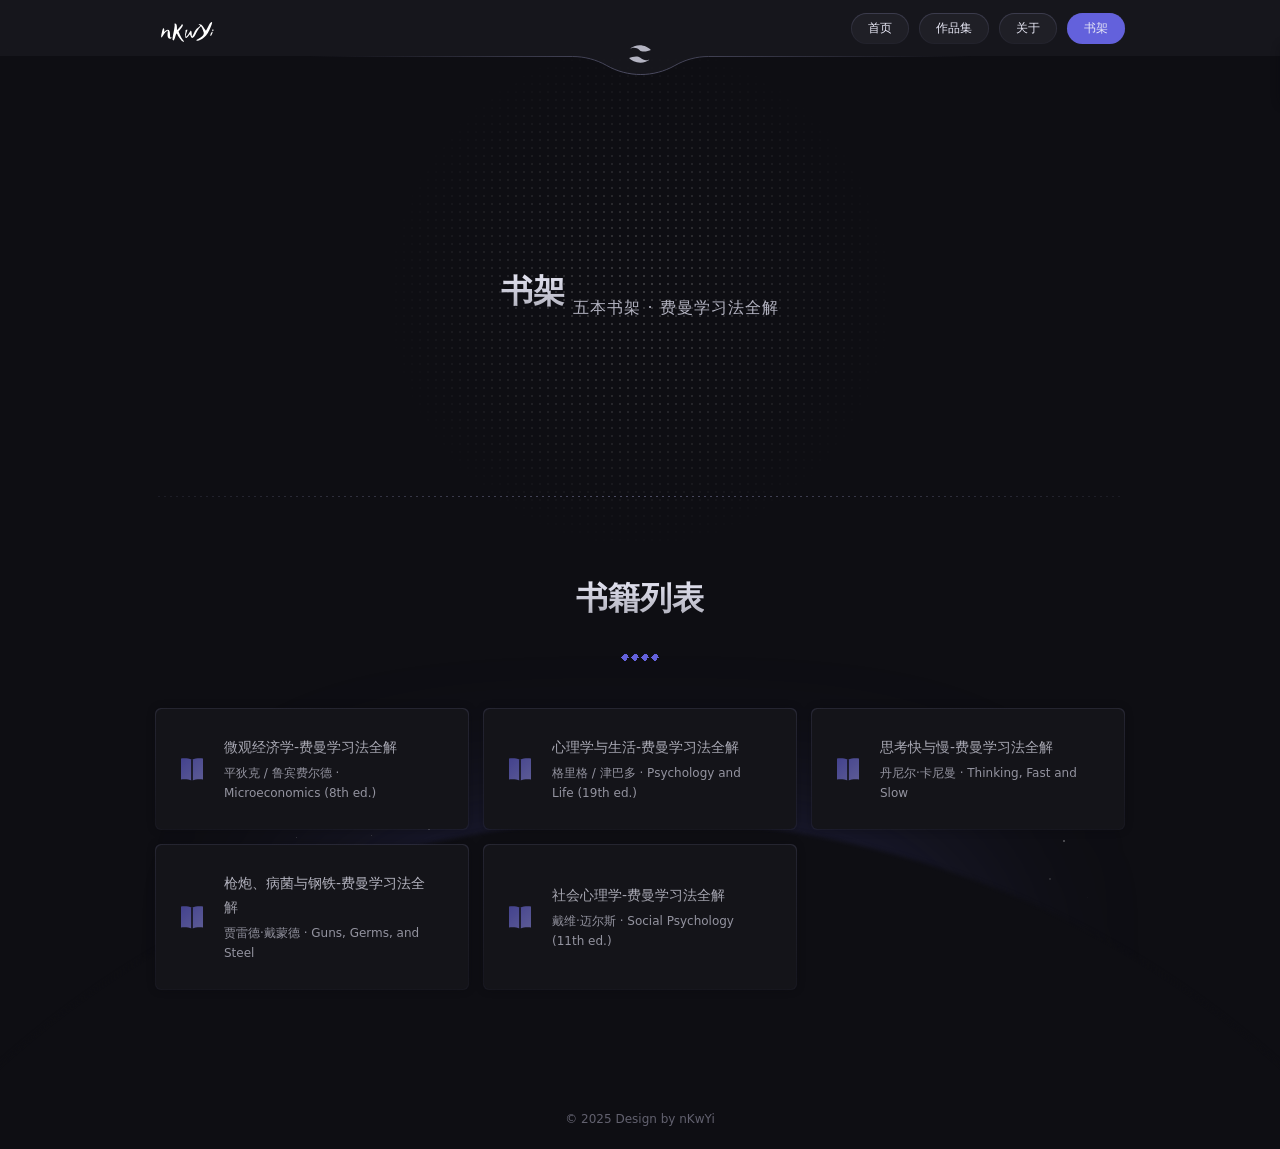
<file: bookshelf/index.html>
<!DOCTYPE html>
<html lang="zh-CN" style="color-scheme: dark;">
<head>
    <meta charset="UTF-8">
    <meta name="viewport" content="width=device-width, initial-scale=1.0">
    <title>书架 - Asorn</title>
    <link rel="stylesheet" href="../css/style.min.css">
    <link rel="shortcut icon" href="../assets/public/favicon.svg"/>
</head>
<body>
    <canvas class="fireworks"></canvas>
    <div class="head">
        <div class="main">
            <a href="../index.html" class="logo"><img src="../assets/public/nK logo.svg"></a>
            <div class="menu">
                <li class="magical btn" onclick="window.location.href='../index.html'">首页</li>
                <li class="magical btn" onclick="window.location.href='../work.html'">作品集</li>
                <li class="magical btn" onclick="window.location.href='../about.html'">关于</li>
                <li class="magical btn nav" onclick="window.location.href='./index.html'">书架</li>
            </div>
            <div class="menu" id="menu-expand">
                <li class="magical btn skin" id="menu-expand-child"><i class="icon menu-icon"></i></li>
            </div>
            <div id="menu-panel">
                <div class="menu-panel-content">
                    <li class="magical btn" onclick="window.location.href='../index.html'">首页</li>
                    <li class="magical btn" onclick="window.location.href='../work.html'">作品集</li>
                    <li class="magical btn" onclick="window.location.href='../about.html'">关于</li>
                    <li class="magical btn nav" onclick="window.location.href='./index.html'">书架</li>
                </div>
            </div>
        </div>
        <blockquote><img src="../assets/public/logo.svg"></blockquote>
    </div>
    <div class="index">
        <div class="hello">
            <div class="title">
                <div class="title-hi">书架</div>
                <div class="hello-desc">五本书架 · 费曼学习法全解</div>
            </div>
        </div>
        <div class="content-divider"></div>
        <div class="quickly-link">
            <div class="title-hi">书籍列表</div>
            <div class="loader"></div>
            <div class="link-card">
                <div class="link-card-list">
                    <div class="magical link-card-item">
                        <a href="./books/微观经济学-费曼学习法全解.html">
                            <img src="../assets/index/书架.svg" alt="">
                            <div class="info">
                                <div class="info-title">微观经济学-费曼学习法全解</div>
                                <div class="info-desc">平狄克 / 鲁宾费尔德 · Microeconomics (8th ed.)</div>
                            </div>
                            <div class="icon icon-arrow">
                                <svg xmlns="http://www.w3.org/2000/svg" width="14" height="14" viewBox="0 0 14 14" fill="none">
                                    <path d="M10.55 7.58332H1.16663V6.41665H10.55L7.75415 3.62082L8.5791 2.79587L12.1645 6.3813C12.5062 6.72299 12.5062 7.27701 12.1645 7.61873L8.5791 11.2042L7.75415 10.3792L10.55 7.58332Z" fill="#B3B3C1"></path>
                                </svg>
                            </div>
                        </a>
                    </div>
                    <div class="magical link-card-item">
                        <a href="./books/心理学与生活-费曼学习法全解.html">
                            <img src="../assets/index/书架.svg" alt="">
                            <div class="info">
                                <div class="info-title">心理学与生活-费曼学习法全解</div>
                                <div class="info-desc">格里格 / 津巴多 · Psychology and Life (19th ed.)</div>
                            </div>
                            <div class="icon icon-arrow">
                                <svg xmlns="http://www.w3.org/2000/svg" width="14" height="14" viewBox="0 0 14 14" fill="none">
                                    <path d="M10.55 7.58332H1.16663V6.41665H10.55L7.75415 3.62082L8.5791 2.79587L12.1645 6.3813C12.5062 6.72299 12.5062 7.27701 12.1645 7.61873L8.5791 11.2042L7.75415 10.3792L10.55 7.58332Z" fill="#B3B3C1"></path>
                                </svg>
                            </div>
                        </a>
                    </div>
                    <div class="magical link-card-item">
                        <a href="./books/思考快与慢-费曼学习法全解.html">
                            <img src="../assets/index/书架.svg" alt="">
                            <div class="info">
                                <div class="info-title">思考快与慢-费曼学习法全解</div>
                                <div class="info-desc">丹尼尔·卡尼曼 · Thinking, Fast and Slow</div>
                            </div>
                            <div class="icon icon-arrow">
                                <svg xmlns="http://www.w3.org/2000/svg" width="14" height="14" viewBox="0 0 14 14" fill="none">
                                    <path d="M10.55 7.58332H1.16663V6.41665H10.55L7.75415 3.62082L8.5791 2.79587L12.1645 6.3813C12.5062 6.72299 12.5062 7.27701 12.1645 7.61873L8.5791 11.2042L7.75415 10.3792L10.55 7.58332Z" fill="#B3B3C1"></path>
                                </svg>
                            </div>
                        </a>
                    </div>
                    <div class="magical link-card-item">
                        <a href="./books/枪炮、病菌与钢铁-费曼学习法全解.html">
                            <img src="../assets/index/书架.svg" alt="">
                            <div class="info">
                                <div class="info-title">枪炮、病菌与钢铁-费曼学习法全解</div>
                                <div class="info-desc">贾雷德·戴蒙德 · Guns, Germs, and Steel</div>
                            </div>
                            <div class="icon icon-arrow">
                                <svg xmlns="http://www.w3.org/2000/svg" width="14" height="14" viewBox="0 0 14 14" fill="none">
                                    <path d="M10.55 7.58332H1.16663V6.41665H10.55L7.75415 3.62082L8.5791 2.79587L12.1645 6.3813C12.5062 6.72299 12.5062 7.27701 12.1645 7.61873L8.5791 11.2042L7.75415 10.3792L10.55 7.58332Z" fill="#B3B3C1"></path>
                                </svg>
                            </div>
                        </a>
                    </div>
                    <div class="magical link-card-item">
                        <a href="./books/社会心理学-费曼学习法全解.html">
                            <img src="../assets/index/书架.svg" alt="">
                            <div class="info">
                                <div class="info-title">社会心理学-费曼学习法全解</div>
                                <div class="info-desc">戴维·迈尔斯 · Social Psychology (11th ed.)</div>
                            </div>
                            <div class="icon icon-arrow">
                                <svg xmlns="http://www.w3.org/2000/svg" width="14" height="14" viewBox="0 0 14 14" fill="none">
                                    <path d="M10.55 7.58332H1.16663V6.41665H10.55L7.75415 3.62082L8.5791 2.79587L12.1645 6.3813C12.5062 6.72299 12.5062 7.27701 12.1645 7.61873L8.5791 11.2042L7.75415 10.3792L10.55 7.58332Z" fill="#B3B3C1"></path>
                                </svg>
                            </div>
                        </a>
                    </div>
                </div>
            </div>
        </div>
    </div>
    <div class="footer">
        <div class="copyright">
            <div>© 2025 Design by <a href="https://asorn.cn/" target="_blank">nKwYi</a></div>
        </div>
    </div>
    <div class="widget">
        <div class="shape-light"></div>
        <div class="shape-star">
            <div class="rising-stars rising-stars-visible">
                <div style="height:1px;width:1px"></div>
                <div style="height:2px;width:2px"></div>
                <div style="height:1px;width:1px"></div>
            </div>
        </div>
        <div class="shape-earth"></div>
    </div>
</body>
<script src="../js/main.min.js"></script>
<script src='../js/anime.js'></script>
<script src='../js/firework.js'></script>
</html>
</file>
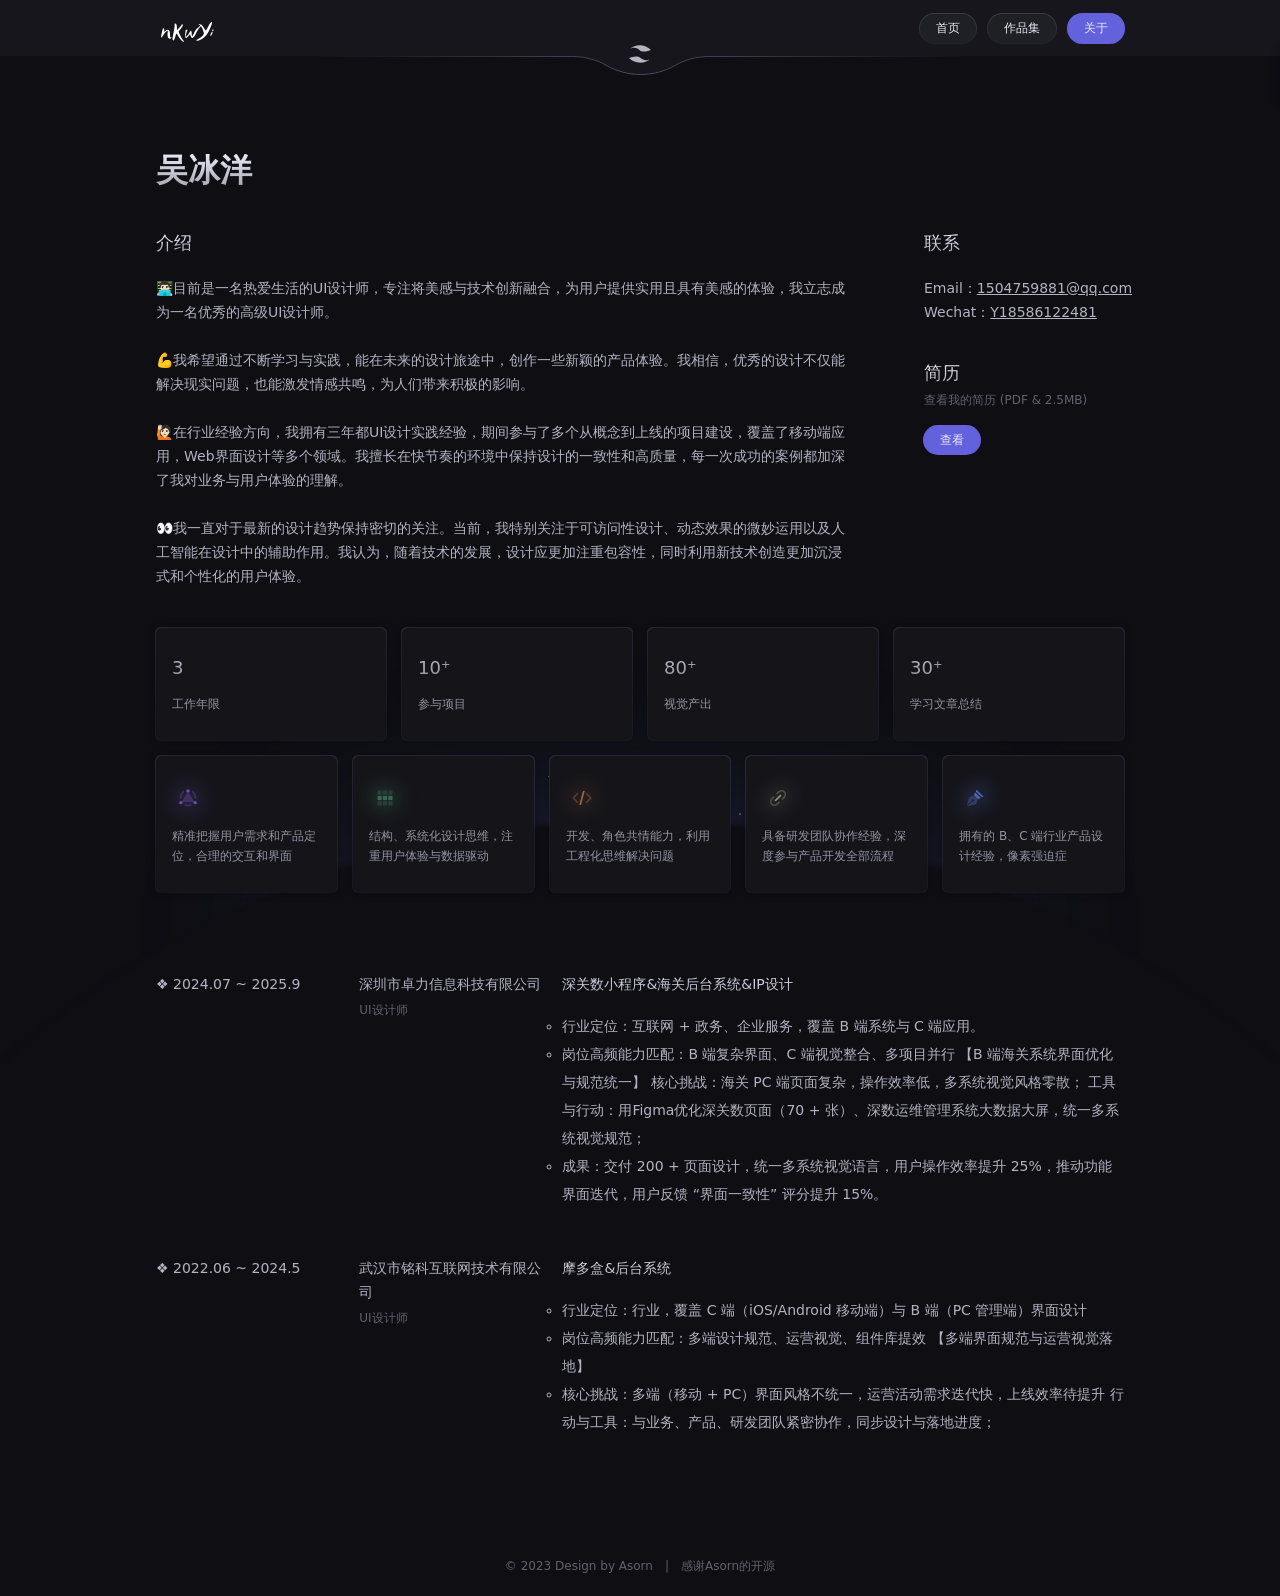
<file: about.html>
<!DOCTYPE html>
<html lang="zh-CN" style="color-scheme: dark;">
<head>
    <meta charset="UTF-8">
    <meta name="viewport" content="width=device-width, initial-scale=1.0">
    <title>Asorn - About Me</title>
    <link rel="stylesheet" href="./css/style.min.css">
    <link rel="shortcut icon" href="./assets/public/favicon.svg"/>
</head>
<body>
    <canvas class="fireworks"></canvas>
    <div class="head">
        <div class="main">
            <a href="./index.html" class="logo"><img src="./assets/public/nK logo.svg"></a>
            <div class="menu">
                <li class="magical btn" onclick="window.location.href='./index.html'">首页</li>
                <li class="magical btn" onclick="window.location.href='./work.html'">作品集</li>
                <li class="magical btn nav" onclick="window.location.href='./about.html'">关于</li>
            </div>
            <div class="menu" id="menu-expand">
                <li class="magical btn skin" id="menu-expand-child"><i class="icon menu-icon"></i></li>
            </div>
            <div id="menu-panel">
                <div class="menu-panel-content">
                    <li class="magical btn" onclick="window.location.href='./index.html'">首页</li>
                    <li class="magical btn" onclick="window.location.href='./work.html'">作品集</li>
                    <li class="magical btn nav" onclick="window.location.href='./about.html'">关于</li>
                </div>
            </div>
        </div>
        <blockquote><img src="./assets/public/logo.svg"></blockquote>
    </div>
    <div class="about">
        <div class="about-top">
            <div class="about-name">吴冰洋</div>
            <div class="about-info">
                <div class="about-info-left">
                    <div class="about-info-title">介绍</div>
                    <div class="introduce-desc">
                      👨🏻‍💻目前是一名热爱生活的UI设计师，专注将美感与技术创新融合，为用户提供实用且具有美感的体验，我立志成为一名优秀的高级UI设计师。 
                      <br> 
                      <br> 
                      💪我希望通过不断学习与实践，能在未来的设计旅途中，创作一些新颖的产品体验。我相信，优秀的设计不仅能解决现实问题，也能激发情感共鸣，为人们带来积极的影响。
                      <br> 
                      <br> 
                      🙋🏻在行业经验方向，我拥有三年都UI设计实践经验，期间参与了多个从概念到上线的项目建设，覆盖了移动端应用，Web界面设计等多个领域。我擅长在快节奏的环境中保持设计的一致性和高质量，每一次成功的案例都加深了我对业务与用户体验的理解。
                      <br> 
                      <br> 
                      👀我一直对于最新的设计趋势保持密切的关注。当前，我特别关注于可访问性设计、动态效果的微妙运用以及人工智能在设计中的辅助作用。我认为，随着技术的发展，设计应更加注重包容性，同时利用新技术创造更加沉浸式和个性化的用户体验。
                    </div>
                </div>
                <div class="about-info-right">
                    <div class="contact">
                        <div class="about-info-title">联系</div>
                        <div class="contact-desc">
                            <div class="list">
                                <div class="list-label">Email：</div>
                                <div href="javascript:" class="list-value" id="email" tabindex="0" role="button"  title="点击复制邮箱">
                                    <a id="emailCopied">1504759881@qq.com</a>
                                </div>
                                <span class="list-value copied">copied&nbsp;✓</span>
                            </div>
                            <div class="list">
                                <div class="list-label">Wechat：</div>
                                <div class="list-value">
                                    <a class="tooltip">Y18586122481
                                        <div class="tooltip-box">
                                            <img src="./assets/about/wechat.png">
                                        </div>
                                    </a>
                                </div>
                            </div>
                        </div>
                    </div>
                    <div class="resume">
                        <div class="about-info-title resume-title">简历</div>
                        <div class="resume-desc">
                            <div class="resume-desc-helptext">查看我的简历 (PDF & 2.5MB)</div>
                            <div class="magical resume-btn">
    <a href="https://ebony-hugger-32c.notion.site/2b5b57433c60801aa12bfd4aa531085c?source=copy_link" download="My_Resume.pdf">查看</a>
</div>
                        </div>
                    </div>
                </div>
            </div>
        </div>
        <div class="about-middle">
            <div class="power">
                <div class="list-00">
                    <div class="magical power-card-number">
                        <a>
                            <div class="card-title">3</div>
                            <div class="card-text">工作年限</div>
                        </a>
                    </div>
                    <div class="magical power-card-number">
                        <a>
                            <div class="card-title">10⁺</div>
                            <div class="card-text">参与项目</div>
                        </a>
                    </div>
                    <div class="magical power-card-number">
                        <a>
                            <div class="card-title">80⁺</div>
                            <div class="card-text">视觉产出</div>
                        </a>
                    </div>
                    <div class="magical power-card-number">
                        <a>
                            <div class="card-title">30⁺</div>
                            <div class="card-text">学习文章总结</div>
                        </a>
                    </div>
                </div>
                <div class="list-01">
                    <div class="magical power-card">
                        <a>
                            <div class="card-img" style="background-image: url('./assets/about/abstract.svg')"></div>
                            <div class="card-text">精准把握用户需求和产品定位，合理的交互和界面</div>
                        </a>
                    </div>
                    <div class="magical power-card">
                        <a>
                            <div class="card-img" style="background-image: url('./assets/about/menu.svg')"></div>
                            <div class="card-text">结构、系统化设计思维，注重用户体验与数据驱动</div>
                        </a>
                    </div>
                    <div class="magical power-card">
                        <a>
                            <div class="card-img" style="background-image: url('./assets/about/code.svg')"></div>
                            <div class="card-text">开发、角色共情能力，利用工程化思维解决问题</div>
                        </a>
                    </div>
                    <div class="magical power-card">
                        <a>
                            <div class="card-img" style="background-image: url('./assets/about/pin.svg')"></div>
                            <div class="card-text">具备研发团队协作经验，深度参与产品开发全部流程</div>
                        </a>
                    </div>
                    <div class="magical power-card">
                        <a>
                            <div class="card-img" style="background-image: url('./assets/about/pen.svg')"></div>
                            <div class="card-text">拥有的 B、C 端行业产品设计经验，像素强迫症</div>
                        </a>
                    </div>
                </div>
            </div>
        </div>
        <div class="about-bottom">
            <div class="experience">
<div class="item">
                    <div class="time">❖ 2024.07 ~ 2025.9</div>
                    <div class="name">
                        <div class="company"><a href="https://asorn.cn/" target="_blank">深圳市卓力信息科技有限公司</a></div>
                        <div class="job">UI设计师</div>
                    </div>
                    <div class="project-experience">
                        <div class="item">
                            <div class="title">深关数小程序&海关后台系统&IP设计</div>
                            <div class="desc">
                                <ul>
                                    <li>行业定位：互联网 + 政务、企业服务，覆盖 B 端系统与 C 端应用。</li>
                                    <li>岗位高频能力匹配：B 端复杂界面、C 端视觉整合、多项目并行
【B 端海关系统界面优化与规范统一】
       核心挑战：海关 PC 端页面复杂，操作效率低，多系统视觉风格零散；
工具与行动：用Figma优化深关数页面（70 + 张）、深数运维管理系统大数据大屏，统一多系统视觉规范；
</li>
                                    <li>成果：交付 200 + 页面设计，统一多系统视觉语言，用户操作效率提升 25%，推动功能界面迭代，用户反馈 “界面一致性” 评分提升 15%。</li>
                                </ul>
                            </div>
                        </div>
                    </div>
                </div>
                <div class="item">
                    <div class="time">❖ 2022.06 ~ 2024.5</div>
                    <div class="name">
                        <div class="company"><a href="https://asorn.cn/" target="_blank">武汉市铭科互联网技术有限公司</a></div>
                        <div class="job">UI设计师</div>
                    </div>
                    <div class="project-experience">
                        <div class="item">
                            <div class="title">摩多盒&后台系统</div>
                            <div class="desc">
                                <ul>
                                    <li>行业定位：行业，覆盖 C 端（iOS/Android 移动端）与 B 端（PC 管理端）界面设计</li>
                                    <li>岗位高频能力匹配：多端设计规范、运营视觉、组件库提效
【多端界面规范与运营视觉落地】
</li>
                                    <li>核心挑战：多端（移动 + PC）界面风格不统一，运营活动需求迭代快，上线效率待提升
行动与工具：与业务、产品、研发团队紧密协作，同步设计与落地进度；
</li>
                                </ul>
                            </div>
                        </div>
                    </div>
                </div>
            </div>
        </div>
    </div>
    <div class="footer">
        <div class="copyright">
            <div>© 2023 Design by Asorn</a></div>
            <span>|</span>
            <div class="fillings">
                感谢Asorn的开源</a>
        </div>
    </div>
    <div class="widget">
        <div class="shape-light"></div>
        <div class="shape-star">
            <div class="rising-stars rising-stars-visible">
                <div style="height:1px;width:1px"></div>
                <div style="height:2px;width:2px"></div>
                <div style="height:1px;width:1px"></div>
            </div>
        </div>
        <div class="shape-earth"></div>
    </div>
</body>
<script src="./js/main.min.js"></script>
<script src='./js/anime.js'></script>
<script src='./js/firework.js'></script>
</html>
</file>
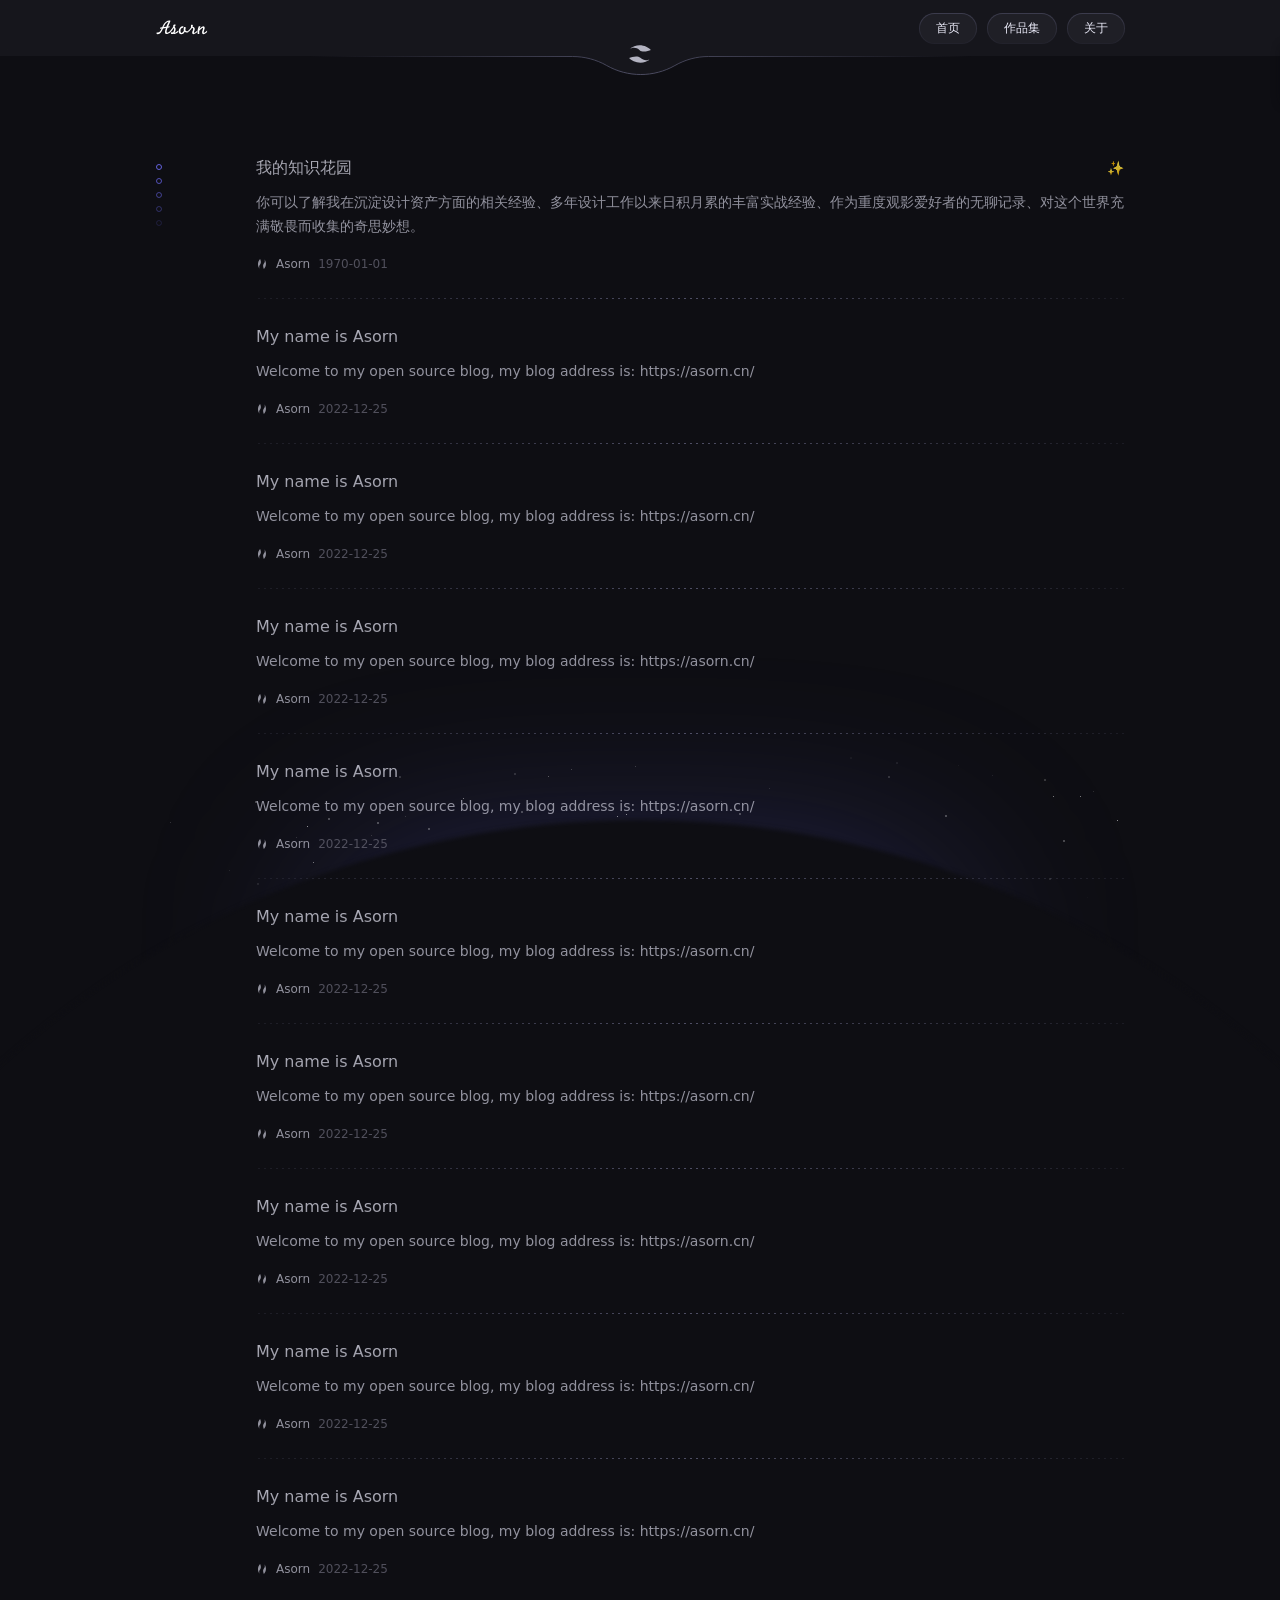
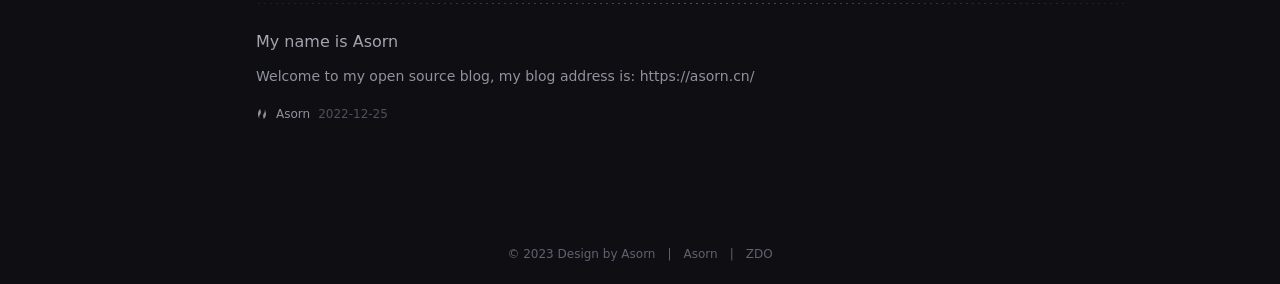
<file: blog.html>
<!DOCTYPE html>
<html lang="zh-CN" style="color-scheme: dark;">
<head>
    <meta charset="UTF-8">
    <meta name="viewport" content="width=device-width, initial-scale=1.0">
    <title>Asorn - My Blog</title>
    <link rel="stylesheet" href="./css/style.min.css">
    <link rel="shortcut icon" href="./assets/public/favicon.svg" />
</head>
<body>
    <canvas class="fireworks"></canvas>
    <div class="head">
        <div class="main">
            <a href="./index.html" class="logo"><img src="./assets/public/logo_text.svg"></a>
            <div class="menu">
                <li class="magical btn" onclick="window.location.href='./index.html'">首页</li>
                <li class="magical btn" onclick="window.location.href='./work.html'">作品集</li>
                <li class="magical btn" onclick="window.location.href='./about.html'">关于</li>
            </div>
            <div class="menu" id="menu-expand">
                <li class="magical btn skin" id="menu-expand-child"><i class="icon menu-icon"></i></li>
            </div>
            <div id="menu-panel">
                <div class="menu-panel-content">
                    <li class="magical btn" onclick="window.location.href='./index.html'">首页</li>
                    <li class="magical btn" onclick="window.location.href='./work.html'">作品集</li>
                    <li class="magical btn" onclick="window.location.href='./about.html'">关于</li>
                </div>
            </div>
        </div>
        <blockquote><img src="./assets/public/logo.svg"></blockquote>
    </div>
    <div class="blog">
        <div class="blog-left">
            <div class="blog-left-line"><img src="./assets/blog/line-dot.svg"></div>
        </div>
        <div class="blog-list">
            <div class="item">
                <a href="https://www.yuque.com/asorn" target="_blank">
                    <div class="text">
                        <div class="title-area">
                            <div class="title">
                                <div class="name">我的知识花园</div>
                                <div class="link"> ↗</div>
                            </div>
                            <div class="tag">✨</div>
                        </div>
                        <div class="desc">你可以了解我在沉淀设计资产方面的相关经验、多年设计工作以来日积月累的丰富实战经验、作为重度观影爱好者的无聊记录、对这个世界充满敬畏而收集的奇思妙想。</div>
                    </div>
                    <div class="info">
                        <div class="info-avatar"><img src="./assets/blog/avatar.svg"></div>
                        <div class="info-name">Asorn</div>
                        <div class="info-time">1970-01-01</div>
                    </div>
                </a>
                <div class="content-divider"></div>
            </div>
            <div class="item">
                <a href="https://asorn.cn/" target="_blank">
                    <div class="text">
                        <div class="title-area">
                            <div class="title">
                                <div class="name">My name is Asorn</div>
                                <div class="link"> ↗</div>
                            </div>
                        </div>
                        <div class="desc">Welcome to my open source blog, my blog address is: https://asorn.cn/</div>
                    </div>
                    <div class="info">
                        <div class="info-avatar"><img src="./assets/blog/avatar.svg"></div>
                        <div class="info-name">Asorn</div>
                        <div class="info-time">2022-12-25</div>
                    </div>
                </a>
                <div class="content-divider"></div>
            </div>
            <div class="item">
                <a href="https://asorn.cn/" target="_blank">
                    <div class="text">
                        <div class="title-area">
                            <div class="title">
                                <div class="name">My name is Asorn</div>
                                <div class="link"> ↗</div>
                            </div>
                        </div>
                        <div class="desc">Welcome to my open source blog, my blog address is: https://asorn.cn/</div>
                    </div>
                    <div class="info">
                        <div class="info-avatar"><img src="./assets/blog/avatar.svg"></div>
                        <div class="info-name">Asorn</div>
                        <div class="info-time">2022-12-25</div>
                    </div>
                </a>
                <div class="content-divider"></div>
            </div>
            <div class="item">
                <a href="https://asorn.cn/" target="_blank">
                    <div class="text">
                        <div class="title-area">
                            <div class="title">
                                <div class="name">My name is Asorn</div>
                                <div class="link"> ↗</div>
                            </div>
                        </div>
                        <div class="desc">Welcome to my open source blog, my blog address is: https://asorn.cn/</div>
                    </div>
                    <div class="info">
                        <div class="info-avatar"><img src="./assets/blog/avatar.svg"></div>
                        <div class="info-name">Asorn</div>
                        <div class="info-time">2022-12-25</div>
                    </div>
                </a>
                <div class="content-divider"></div>
            </div>
            <div class="item">
                <a href="https://asorn.cn/" target="_blank">
                    <div class="text">
                        <div class="title-area">
                            <div class="title">
                                <div class="name">My name is Asorn</div>
                                <div class="link"> ↗</div>
                            </div>
                        </div>
                        <div class="desc">Welcome to my open source blog, my blog address is: https://asorn.cn/</div>
                    </div>
                    <div class="info">
                        <div class="info-avatar"><img src="./assets/blog/avatar.svg"></div>
                        <div class="info-name">Asorn</div>
                        <div class="info-time">2022-12-25</div>
                    </div>
                </a>
                <div class="content-divider"></div>
            </div>
            <div class="item">
                <a href="https://asorn.cn/" target="_blank">
                    <div class="text">
                        <div class="title-area">
                            <div class="title">
                                <div class="name">My name is Asorn</div>
                                <div class="link"> ↗</div>
                            </div>
                        </div>
                        <div class="desc">Welcome to my open source blog, my blog address is: https://asorn.cn/</div>
                    </div>
                    <div class="info">
                        <div class="info-avatar"><img src="./assets/blog/avatar.svg"></div>
                        <div class="info-name">Asorn</div>
                        <div class="info-time">2022-12-25</div>
                    </div>
                </a>
                <div class="content-divider"></div>
            </div>
            <div class="item">
                <a href="https://asorn.cn/" target="_blank">
                    <div class="text">
                        <div class="title-area">
                            <div class="title">
                                <div class="name">My name is Asorn</div>
                                <div class="link"> ↗</div>
                            </div>
                        </div>
                        <div class="desc">Welcome to my open source blog, my blog address is: https://asorn.cn/</div>
                    </div>
                    <div class="info">
                        <div class="info-avatar"><img src="./assets/blog/avatar.svg"></div>
                        <div class="info-name">Asorn</div>
                        <div class="info-time">2022-12-25</div>
                    </div>
                </a>
                <div class="content-divider"></div>
            </div>
            <div class="item">
                <a href="https://asorn.cn/" target="_blank">
                    <div class="text">
                        <div class="title-area">
                            <div class="title">
                                <div class="name">My name is Asorn</div>
                                <div class="link"> ↗</div>
                            </div>
                        </div>
                        <div class="desc">Welcome to my open source blog, my blog address is: https://asorn.cn/</div>
                    </div>
                    <div class="info">
                        <div class="info-avatar"><img src="./assets/blog/avatar.svg"></div>
                        <div class="info-name">Asorn</div>
                        <div class="info-time">2022-12-25</div>
                    </div>
                </a>
                <div class="content-divider"></div>
            </div>
            <div class="item">
                <a href="https://asorn.cn/" target="_blank">
                    <div class="text">
                        <div class="title-area">
                            <div class="title">
                                <div class="name">My name is Asorn</div>
                                <div class="link"> ↗</div>
                            </div>
                        </div>
                        <div class="desc">Welcome to my open source blog, my blog address is: https://asorn.cn/</div>
                    </div>
                    <div class="info">
                        <div class="info-avatar"><img src="./assets/blog/avatar.svg"></div>
                        <div class="info-name">Asorn</div>
                        <div class="info-time">2022-12-25</div>
                    </div>
                </a>
                <div class="content-divider"></div>
            </div>
            <div class="item">
                <a href="https://asorn.cn/" target="_blank">
                    <div class="text">
                        <div class="title-area">
                            <div class="title">
                                <div class="name">My name is Asorn</div>
                                <div class="link"> ↗</div>
                            </div>
                        </div>
                        <div class="desc">Welcome to my open source blog, my blog address is: https://asorn.cn/</div>
                    </div>
                    <div class="info">
                        <div class="info-avatar"><img src="./assets/blog/avatar.svg"></div>
                        <div class="info-name">Asorn</div>
                        <div class="info-time">2022-12-25</div>
                    </div>
                </a>
                <div class="content-divider"></div>
            </div>
            <div class="item">
                <a href="https://asorn.cn/" target="_blank">
                    <div class="text">
                        <div class="title-area">
                            <div class="title">
                                <div class="name">My name is Asorn</div>
                                <div class="link"> ↗</div>
                            </div>
                        </div>
                        <div class="desc">Welcome to my open source blog, my blog address is: https://asorn.cn/</div>
                    </div>
                    <div class="info">
                        <div class="info-avatar"><img src="./assets/blog/avatar.svg"></div>
                        <div class="info-name">Asorn</div>
                        <div class="info-time">2022-12-25</div>
                    </div>
                </a>
            </div>
        </div>
    </div>
    <div class="footer">
        <div class="copyright">
            <div>© 2023 Design by <a href="https://asorn.cn/" target="_blank">Asorn</a></div>
            <span>|</span>
            <div class="fillings">
                <a href="https://asorn.cn/" target="_blank">Asorn</a>
            </div>
            <span>|</span>
            <div class="friends">
                <a href="https://zdo.fun/" target="_blank">ZDO</a>
            </div>
        </div>
    </div>
    <div class="widget">
        <div class="shape-light"></div>
        <div class="shape-star">
            <div class="rising-stars rising-stars-visible">
                <div style="height:1px;width:1px"></div>
                <div style="height:2px;width:2px"></div>
                <div style="height:1px;width:1px"></div>
            </div>
        </div>
        <div class="shape-earth"></div>
    </div>
</body>
<script>
    window.addEventListener("mousemove", function (e) {
        document.querySelectorAll(".magical").forEach(element => {
            const rect = element.getBoundingClientRect();
            const offsetX = e.clientX - rect.left;
            const offsetY = e.clientY - rect.top;
            element.style.setProperty("--mouse-x", `${offsetX}px`);
            element.style.setProperty("--mouse-y", `${offsetY}px`);
        });
    });
</script>
<script src="./js/main.min.js"></script>
<script src='./js/anime.js'></script>
<script src='./js/firework.js'></script>
</html>
</file>
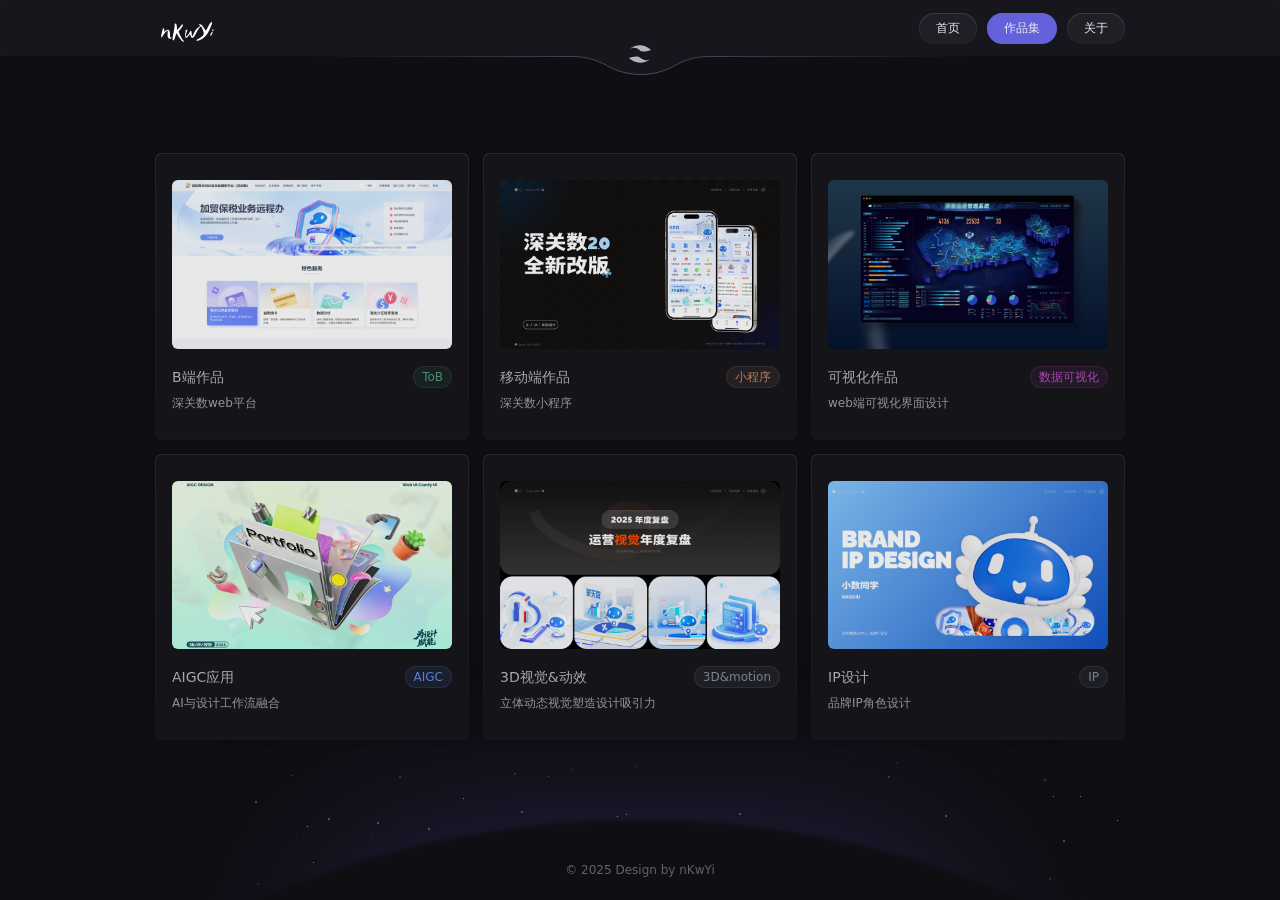
<file: work.html>
<!DOCTYPE html>
<html lang="zh-CN" style="color-scheme: dark;">
<head>
    <meta charset="UTF-8">
    <meta name="viewport" content="width=device-width, initial-scale=1.0">
    <title>Asorn - My Work</title>
    <link rel="stylesheet" href="./css/style.min.css">
    <link rel="shortcut icon" href="./assets/public/favicon.svg"/>
</head>
<body>
    <canvas class="fireworks"></canvas>
    <div class="head">
        <div class="main">
            <a href="./index.html" class="logo"><img src="./assets/public/nK logo.svg"></a>
            <div class="menu">
                <li class="magical btn" onclick="window.location.href='./index.html'">首页</li>
                <li class="magical btn nav" onclick="window.location.href='./work.html'">作品集</li>

                <li class="magical btn" onclick="window.location.href='./about.html'">关于</li>
            </div>
            <div class="menu" id="menu-expand">
                <li class="magical btn skin" id="menu-expand-child"><i class="icon menu-icon"></i></li>
            </div>
            <div id="menu-panel">
                <div class="menu-panel-content">
                    <li class="magical btn" onclick="window.location.href='./index.html'">首页</li>
                    <li class="magical btn nav" onclick="window.location.href='./work.html'">作品集</li>
                    <li class="magical btn" onclick="window.location.href='./about.html'">关于</li>
                </div>
            </div>
        </div>
        <blockquote><img src="./assets/public/logo.svg"></blockquote>
    </div>
        <div class="work">
            <div class="card-list">
                <div class="magical item">
                    <a href="https://ebony-hugger-32c.notion.site/B-2a7b57433c608051a622fa25a2f63668?source=copy_link" target="_blank">
                        <div class="dark"><img class="cover" src="./assets/work/B端封面.png"></div>
                        <div class="text">
                            <div class="title-area">
                                <div class="title">
                                    <div class="name">B端作品</div>
                                    <div class="name link"> ↗</div>
                                </div>
                                <div class="tag tag-web">ToB</div>
                            </div>
                            <div class="desc">深关数web平台</div>
                        </div>
                    </a>
                </div>
                <div class="magical item">
                    <a href="https://ebony-hugger-32c.notion.site/2abb57433c6080f2a4badb8917e790de?source=copy_link" target="_blank">
                        <div class="dark"><img class="cover" src="./assets/work/小程序封面.png"></div>
                        <div class="text">
                            <div class="title-area">
                                <div class="title">
                                    <div class="name">移动端作品</div>
                                    <div class="name link"> ↗</div>
                                </div>
                                <div class="tag tag-assets">小程序</div>
                            </div>
                            <div class="desc">深关数小程序</div>
                        </div>
                    </a>
                </div>
                <div class="magical item">
                    <a href="https://ebony-hugger-32c.notion.site/2abb57433c6080c19804ffbfedd42665?source=copy_link" target="_blank">
                        <div class="dark"><img class="cover" src="./assets/work/可视化封面.png"></div>
                        <div class="text">
                            <div class="title-area">
                                <div class="title">
                                    <div class="name">可视化作品</div>
                                    <div class="name link"> ↗</div>
                                </div>
                                <div class="tag tag-app">数据可视化</div>
                            </div>
                            <div class="desc">web端可视化界面设计</div>
                        </div>
                    </a>
                </div>
                <div class="magical item">
                    <a href="https://ebony-hugger-32c.notion.site/AIGC-2abb57433c6080c581c8d581dab36290?source=copy_link" target="_blank">
                        <div class="dark"><img class="cover" src="./assets/work/AIGC封面.png"></div>
                        <div class="text">
                            <div class="title-area">
                                <div class="title">
                                    <div class="name">AIGC应用</div>
                                    <div class="name link"> ↗</div>
                                </div>
                                <div class="tag tag-2b">AIGC</div>
                            </div>
                            <div class="desc">AI与设计工作流融合</div>
                        </div>
                    </a>
                </div>
                <div class="magical item">
                    <a href="https://ebony-hugger-32c.notion.site/3D-2abb57433c60807aa709cff41fd777d1?source=copy_link" target="_blank">
                        <div class="dark"><img class="cover" src="./assets/work/3d封面.png"></div>
                        <div class="text">
                            <div class="title-area">
                                <div class="title">
                                    <div class="name">3D视觉&动效</div>
                                    <div class="name link"> ↗</div>
                                </div>
                                <div class="tag tag-other">3D&motion</div>
                            </div>
                            <div class="desc">立体动态视觉塑造设计吸引力</div>
                        </div>
                    </a>
                </div>
                <div class="magical item">
                    <a href="https://ebony-hugger-32c.notion.site/IP-2aeb57433c6080948e15e645e2558d7a?source=copy_link" target="_blank">
                        <div class="dark"><img class="cover" src="./assets/work/IP设计封面.png"></div>
                        <div class="text">
                            <div class="title-area">
                                <div class="title">
                                    <div class="name">IP设计</div>
                                    <div class="name link"> ↗</div>
                                </div>
                                <div class="tag tag-other">IP</div>
                            </div>
                            <div class="desc">品牌IP角色设计</div>
                        </div>
                    </a>
                </div>
            </div>
        </div>
        <div class="footer">
            <div class="copyright">
                <div>© 2025 Design by nKwYi</a></div>
            </div>
        </div>
        <div class="widget">
            <div class="shape-light"></div>
            <div class="shape-star">
                <div class="rising-stars rising-stars-visible">
                    <div style="height:1px;width:1px"></div>
                    <div style="height:2px;width:2px"></div>
                    <div style="height:1px;width:1px"></div>
                </div>
            </div>
            <div class="shape-earth"></div>
        </div>
</body>
<script>
    window.addEventListener("mousemove", function (e) {
        document.querySelectorAll(".magical").forEach(element => {
            const rect = element.getBoundingClientRect();
            const offsetX = e.clientX - rect.left;
            const offsetY = e.clientY - rect.top;
            element.style.setProperty("--mouse-x", `${offsetX}px`);
            element.style.setProperty("--mouse-y", `${offsetY}px`);
        });
    });
</script>
<script src="./js/main.min.js"></script>
<script src='./js/anime.js'></script>
<script src='./js/firework.js'></script>
</html>
</file>
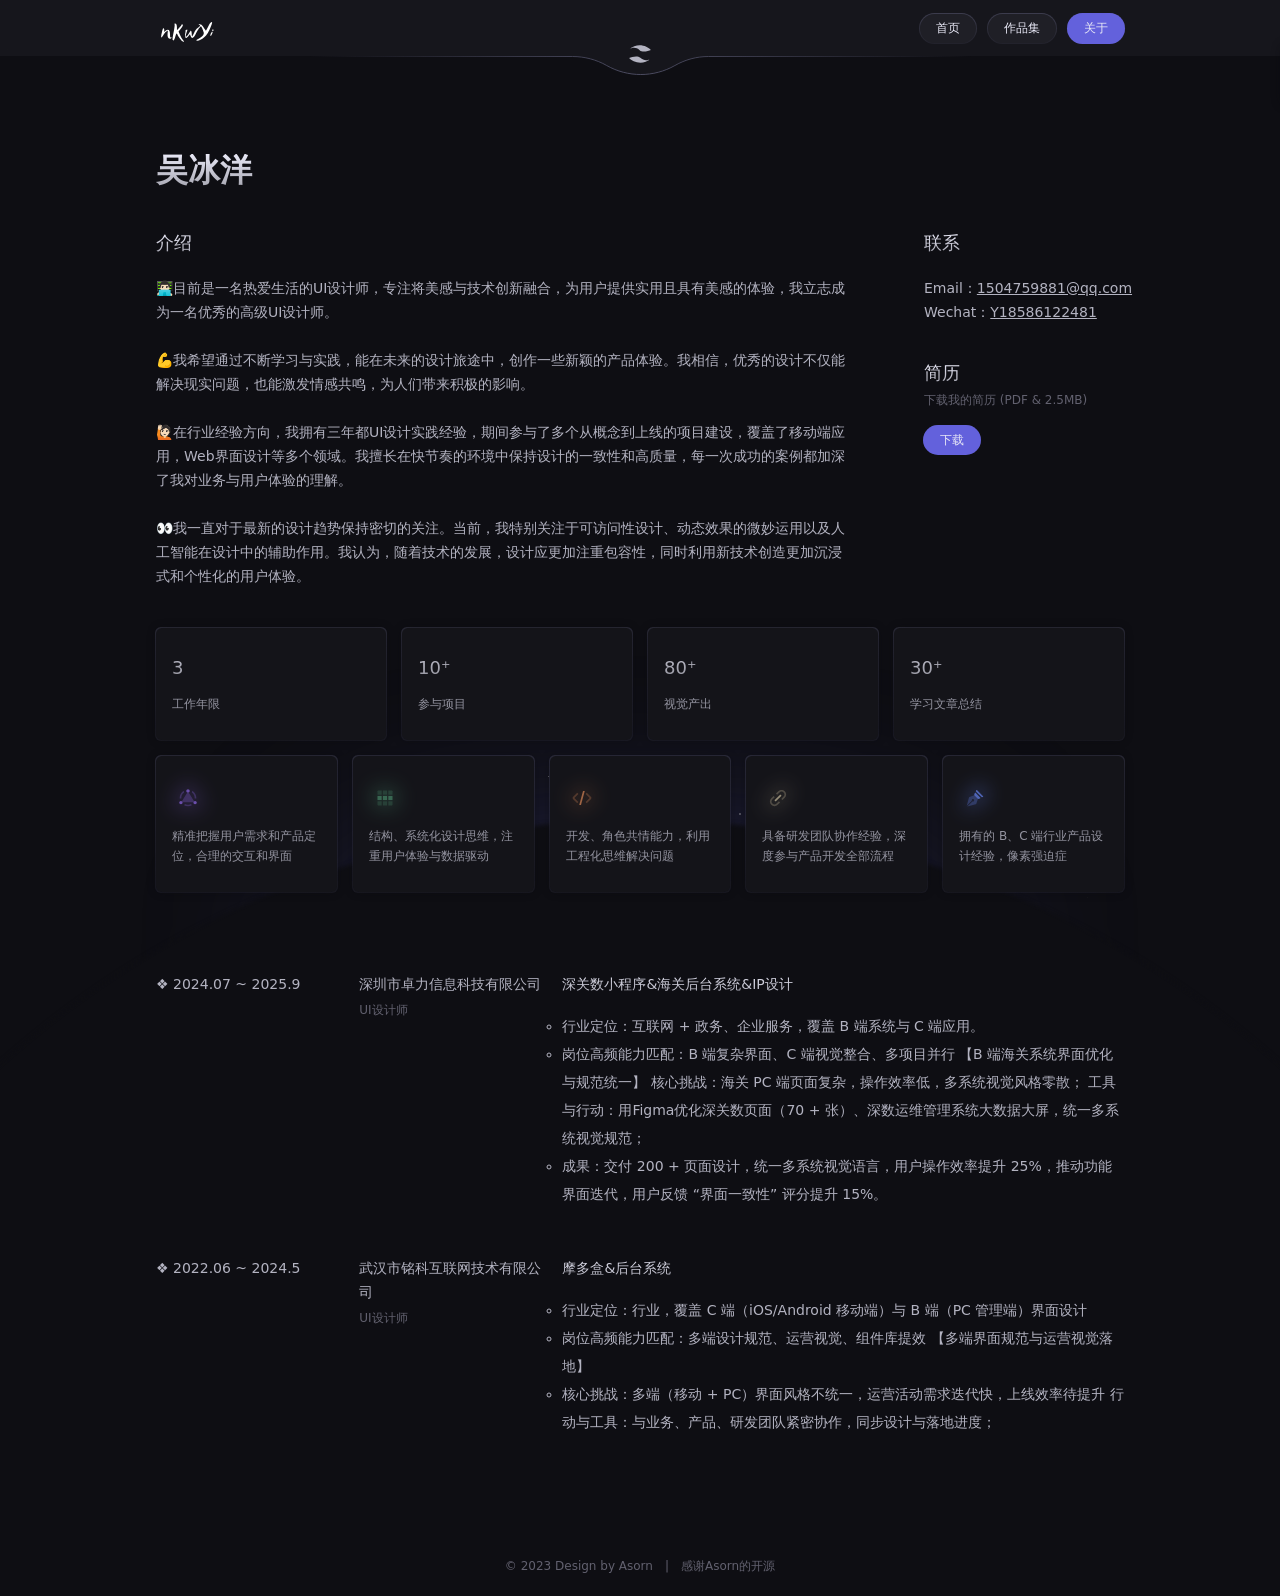
<file: css/about.html>
<!DOCTYPE html>
<html lang="zh-CN" style="color-scheme: dark;">
<head>
    <meta charset="UTF-8">
    <meta name="viewport" content="width=device-width, initial-scale=1.0">
    <title>Asorn - About Me</title>
    <link rel="stylesheet" href="./css/style.min.css">
    <link rel="shortcut icon" href="./assets/public/favicon.svg"/>
</head>
<body>
    <canvas class="fireworks"></canvas>
    <div class="head">
        <div class="main">
            <a href="./index.html" class="logo"><img src="./assets/public/nK logo.svg"></a>
            <div class="menu">
                <li class="magical btn" onclick="window.location.href='./index.html'">首页</li>
                <li class="magical btn" onclick="window.location.href='./work.html'">作品集</li>
                <li class="magical btn nav" onclick="window.location.href='./about.html'">关于</li>
            </div>
            <div class="menu" id="menu-expand">
                <li class="magical btn skin" id="menu-expand-child"><i class="icon menu-icon"></i></li>
            </div>
            <div id="menu-panel">
                <div class="menu-panel-content">
                    <li class="magical btn" onclick="window.location.href='./index.html'">首页</li>
                    <li class="magical btn" onclick="window.location.href='./work.html'">作品集</li>
                    <li class="magical btn nav" onclick="window.location.href='./about.html'">关于</li>
                </div>
            </div>
        </div>
        <blockquote><img src="./assets/public/logo.svg"></blockquote>
    </div>
    <div class="about">
        <div class="about-top">
            <div class="about-name">吴冰洋</div>
            <div class="about-info">
                <div class="about-info-left">
                    <div class="about-info-title">介绍</div>
                    <div class="introduce-desc">
                      👨🏻‍💻目前是一名热爱生活的UI设计师，专注将美感与技术创新融合，为用户提供实用且具有美感的体验，我立志成为一名优秀的高级UI设计师。 
                      <br> 
                      <br> 
                      💪我希望通过不断学习与实践，能在未来的设计旅途中，创作一些新颖的产品体验。我相信，优秀的设计不仅能解决现实问题，也能激发情感共鸣，为人们带来积极的影响。
                      <br> 
                      <br> 
                      🙋🏻在行业经验方向，我拥有三年都UI设计实践经验，期间参与了多个从概念到上线的项目建设，覆盖了移动端应用，Web界面设计等多个领域。我擅长在快节奏的环境中保持设计的一致性和高质量，每一次成功的案例都加深了我对业务与用户体验的理解。
                      <br> 
                      <br> 
                      👀我一直对于最新的设计趋势保持密切的关注。当前，我特别关注于可访问性设计、动态效果的微妙运用以及人工智能在设计中的辅助作用。我认为，随着技术的发展，设计应更加注重包容性，同时利用新技术创造更加沉浸式和个性化的用户体验。
                    </div>
                </div>
                <div class="about-info-right">
                    <div class="contact">
                        <div class="about-info-title">联系</div>
                        <div class="contact-desc">
                            <div class="list">
                                <div class="list-label">Email：</div>
                                <div href="javascript:" class="list-value" id="email" tabindex="0" role="button"  title="点击复制邮箱">
                                    <a id="emailCopied">1504759881@qq.com</a>
                                </div>
                                <span class="list-value copied">copied&nbsp;✓</span>
                            </div>
                            <div class="list">
                                <div class="list-label">Wechat：</div>
                                <div class="list-value">
                                    <a class="tooltip">Y18586122481
                                        <div class="tooltip-box">
                                            <img src="./assets/about/wechat.png">
                                        </div>
                                    </a>
                                </div>
                            </div>
                        </div>
                    </div>
                    <div class="resume">
                        <div class="about-info-title resume-title">简历</div>
                        <div class="resume-desc">
                            <div class="resume-desc-helptext">下载我的简历 (PDF & 2.5MB)</div>
                            <div class="magical resume-btn">
    <a href=".\asorn-open-main\assets\about\简历-吴冰洋-UI设计师-3年.pdf" download="My_Resume.pdf">下载</a>
</div>
                        </div>
                    </div>
                </div>
            </div>
        </div>
        <div class="about-middle">
            <div class="power">
                <div class="list-00">
                    <div class="magical power-card-number">
                        <a>
                            <div class="card-title">3</div>
                            <div class="card-text">工作年限</div>
                        </a>
                    </div>
                    <div class="magical power-card-number">
                        <a>
                            <div class="card-title">10⁺</div>
                            <div class="card-text">参与项目</div>
                        </a>
                    </div>
                    <div class="magical power-card-number">
                        <a>
                            <div class="card-title">80⁺</div>
                            <div class="card-text">视觉产出</div>
                        </a>
                    </div>
                    <div class="magical power-card-number">
                        <a>
                            <div class="card-title">30⁺</div>
                            <div class="card-text">学习文章总结</div>
                        </a>
                    </div>
                </div>
                <div class="list-01">
                    <div class="magical power-card">
                        <a>
                            <div class="card-img" style="background-image: url('./assets/about/abstract.svg')"></div>
                            <div class="card-text">精准把握用户需求和产品定位，合理的交互和界面</div>
                        </a>
                    </div>
                    <div class="magical power-card">
                        <a>
                            <div class="card-img" style="background-image: url('./assets/about/menu.svg')"></div>
                            <div class="card-text">结构、系统化设计思维，注重用户体验与数据驱动</div>
                        </a>
                    </div>
                    <div class="magical power-card">
                        <a>
                            <div class="card-img" style="background-image: url('./assets/about/code.svg')"></div>
                            <div class="card-text">开发、角色共情能力，利用工程化思维解决问题</div>
                        </a>
                    </div>
                    <div class="magical power-card">
                        <a>
                            <div class="card-img" style="background-image: url('./assets/about/pin.svg')"></div>
                            <div class="card-text">具备研发团队协作经验，深度参与产品开发全部流程</div>
                        </a>
                    </div>
                    <div class="magical power-card">
                        <a>
                            <div class="card-img" style="background-image: url('./assets/about/pen.svg')"></div>
                            <div class="card-text">拥有的 B、C 端行业产品设计经验，像素强迫症</div>
                        </a>
                    </div>
                </div>
            </div>
        </div>
        <div class="about-bottom">
            <div class="experience">
<div class="item">
                    <div class="time">❖ 2024.07 ~ 2025.9</div>
                    <div class="name">
                        <div class="company"><a href="https://asorn.cn/" target="_blank">深圳市卓力信息科技有限公司</a></div>
                        <div class="job">UI设计师</div>
                    </div>
                    <div class="project-experience">
                        <div class="item">
                            <div class="title">深关数小程序&海关后台系统&IP设计</div>
                            <div class="desc">
                                <ul>
                                    <li>行业定位：互联网 + 政务、企业服务，覆盖 B 端系统与 C 端应用。</li>
                                    <li>岗位高频能力匹配：B 端复杂界面、C 端视觉整合、多项目并行
【B 端海关系统界面优化与规范统一】
       核心挑战：海关 PC 端页面复杂，操作效率低，多系统视觉风格零散；
工具与行动：用Figma优化深关数页面（70 + 张）、深数运维管理系统大数据大屏，统一多系统视觉规范；
</li>
                                    <li>成果：交付 200 + 页面设计，统一多系统视觉语言，用户操作效率提升 25%，推动功能界面迭代，用户反馈 “界面一致性” 评分提升 15%。</li>
                                </ul>
                            </div>
                        </div>
                    </div>
                </div>
                <div class="item">
                    <div class="time">❖ 2022.06 ~ 2024.5</div>
                    <div class="name">
                        <div class="company"><a href="https://asorn.cn/" target="_blank">武汉市铭科互联网技术有限公司</a></div>
                        <div class="job">UI设计师</div>
                    </div>
                    <div class="project-experience">
                        <div class="item">
                            <div class="title">摩多盒&后台系统</div>
                            <div class="desc">
                                <ul>
                                    <li>行业定位：行业，覆盖 C 端（iOS/Android 移动端）与 B 端（PC 管理端）界面设计</li>
                                    <li>岗位高频能力匹配：多端设计规范、运营视觉、组件库提效
【多端界面规范与运营视觉落地】
</li>
                                    <li>核心挑战：多端（移动 + PC）界面风格不统一，运营活动需求迭代快，上线效率待提升
行动与工具：与业务、产品、研发团队紧密协作，同步设计与落地进度；
</li>
                                </ul>
                            </div>
                        </div>
                    </div>
                </div>
            </div>
        </div>
    </div>
    <div class="footer">
        <div class="copyright">
            <div>© 2023 Design by Asorn</a></div>
            <span>|</span>
            <div class="fillings">
                感谢Asorn的开源</a>
        </div>
    </div>
    <div class="widget">
        <div class="shape-light"></div>
        <div class="shape-star">
            <div class="rising-stars rising-stars-visible">
                <div style="height:1px;width:1px"></div>
                <div style="height:2px;width:2px"></div>
                <div style="height:1px;width:1px"></div>
            </div>
        </div>
        <div class="shape-earth"></div>
    </div>
</body>
<script src="./js/main.min.js"></script>
<script src='./js/anime.js'></script>
<script src='./js/firework.js'></script>
</html>
</file>
<file: css/style.min.css>
@media screen and (max-width: 768px){.about-info{flex-direction:column}.list-00,.list-01{grid-template-columns:1fr 1fr !important}.about-bottom .experience .item{grid-template-columns:none !important;grid-template-rows:1fr !important}.blog-left{display:none}.menu{display:none !important}#menu-expand{display:block !important}.hello::after{width:320px !important;height:320px !important}.copyright span,.fillings,.friends{display:none !important}}@media screen and (min-width: 769px){#menu-panel{left:100vw !important}}*{border:0;margin:0;padding:0;box-sizing:border-box;list-style:none;font-size:.75rem;text-decoration:unset}body{background-color:#0E0E13;color:#E8E8F6;font-family:Roboto, system-ui, -apple-system, "Segoe UI", "Helvetica Neue", Arial, "Liberation Sans", sans-serif, "Apple Color Emoji", "Segoe UI Emoji", "Segoe UI Symbol", "Noto Color Emoji";-webkit-font-smoothing:antialiased;overflow-x:hidden}.fireworks{position:fixed;top:0;left:0;width:100%;height:100%;display:block;z-index:-999}.icon{font-size:0}.icon.dark::before{content:url(../assets/public/skin_light.svg)}.icon.menu-icon::before{content:url(../assets/public/menu_icon.svg)}.magical{--circle-size:600px;--inset:1px;--border:6px;position:relative;display:flex;align-items:center;justify-content:center;border-radius:var(--border);background-color:#0E0E13;padding:10px 0}.magical::before,.magical::after{content:'';position:absolute;width:calc(100% + var(--inset)*2);height:calc(100% + var(--inset)*2);border-radius:var(--border);inset:calc(0 - var(--inset))}.magical::before{background:radial-gradient(var(--circle-size) circle at var(--mouse-x) var(--mouse-y), rgba(255,255,255,0.3), transparent 40%);z-index:-1}.magical::after{background:linear-gradient(180deg, rgba(78,78,100,0.48) 0%, rgba(78,78,100,0.2) 100%);z-index:-2}.magical .show{width:100%;height:100%;position:absolute;border-radius:var(--border);opacity:0;pointer-events:none;background:radial-gradient(var(--circle-size) circle at var(--mouse-x) var(--mouse-y), rgba(255,255,255,0.01), transparent 40%)}.btn{--border:9999px;background-image:radial-gradient(var(--circle-size) circle at var(--mouse-x) var(--mouse-y), rgba(255,255,255,0.06), transparent 40%)}.btn::before{background:radial-gradient(var(--circle-size) circle at var(--mouse-x) var(--mouse-y), rgba(255,255,255,0.4), transparent 40%)}.btn::after{background:linear-gradient(180deg, rgba(78,78,100,0.68) 0%, rgba(78,78,100,0.2) 100%)}.head{position:fixed;padding:0 40px;width:100%;--height:56px;height:var(--height);display:flex;justify-content:center;align-items:center;--mw:968px;background:rgba(25,25,32,0.8);backdrop-filter:blur(4px);flex-direction:column;z-index:100}.head .main{width:100%;display:flex;justify-content:space-between;align-items:center;max-width:var(--mw)}.head .logo{height:20px}.head #menu-expand{display:none}.head #menu-expand.active{pointer-events:none}.head #menu-expand.active+#menu-panel{left:40px}.head #menu-expand>.menu-icon{transition:transform .5s}.head #menu-expand .active #menu-expand>.menu-icon{transform:rotate(45deg)}@keyframes goOut{0%{left:40px}100%{left:100vw}}.head .menu{display:flex;gap:12px}.head .menu li{--circle-size:100px;border-radius:9999px;padding:6px 16px;cursor:pointer;background-color:#1F1F26;transition:.3s background ease-in-out}.head .menu li.nav,.head .menu li.nav::before{background-color:#6361DC}.head .menu .skin{width:14px;padding:6px 13px}.head #menu-panel{width:calc(100vw - 80px);position:absolute;top:44px;left:100vw;padding:16px 24px;background:rgba(25,25,32,0.96);backdrop-filter:blur(4px);border-radius:6px;box-shadow:0px 0px 8px 0px rgba(10,10,14,0.4);z-index:101}.head #menu-panel .menu-panel-content{display:flex;flex-direction:row;flex-wrap:wrap;justify-content:flex-end;gap:16px}.head #menu-panel .menu-panel-content li{--circle-size:100px;border-radius:9999px;padding:6px 16px;cursor:pointer;background-color:#1F1F26;transition:.3s background ease-in-out}.head #menu-panel .menu-panel-content li.nav,.head #menu-panel .menu-panel-content li.nav::before{background-color:#6361DC}.head blockquote{position:absolute;inset:calc(20px + var(--height)) 0 0;font-size:0;width:100%;display:flex;align-items:flex-end;justify-content:center}.head blockquote::after{content:'';position:absolute;bottom:0;left:0;right:0;height:20px;background:url("../assets/public/head_bottom_line.svg") no-repeat center top;z-index:-1}.head blockquote img{margin-bottom:10px;animation:rotate 6s linear infinite}@keyframes rotate{0%{transform:rotate(0deg)}100%{transform:rotate(360deg)}}.footer{padding:60px 40px 20px 40px;font-size:.75rem;line-height:1.25rem;color:#62616F}.footer .copyright{display:flex;justify-content:center;align-items:center;--mw:968px;gap:12px}.footer .copyright .main{width:100%;display:flex;justify-content:space-between;align-items:center;max-width:var(--mw)}.footer .copyright a{transition:color .15s ease-in;color:#62616F}.footer .copyright a:hover{color:#6361DC}.footer .copyright .friends{display:flex;justify-content:center;align-items:center;--mw:968px;gap:8px}.footer .copyright .friends .main{width:100%;display:flex;justify-content:space-between;align-items:center;max-width:var(--mw)}.widget{display:flex;justify-content:center;align-items:center;--mw:968px}.widget .main{width:100%;display:flex;justify-content:space-between;align-items:center;max-width:var(--mw)}.widget .shape-light{z-index:-99;position:fixed;bottom:-180px;width:600px;height:200px;border-radius:9999px;background:rgba(99,97,220,0.4);filter:blur(100px)}.widget .shape-star{position:fixed;z-index:-98;bottom:0;height:150px;width:var(--mw);-webkit-mask-image:linear-gradient(180deg, rgba(217,217,217,0) 0%, rgba(217,217,217,0.8) 25%, #d9d9d9 50%, rgba(217,217,217,0.8) 75%, rgba(217,217,217,0) 100%);mask-image:linear-gradient(180deg, rgba(217,217,217,0) 0%, rgba(217,217,217,0.8) 25%, #d9d9d9 50%, rgba(217,217,217,0.8) 75%, rgba(217,217,217,0) 100%);-webkit-mask-size:cover;mask-size:cover}@keyframes risingStarsAnination{0%{transform:translateZ(0) translateY(0)}to{transform:translateZ(0) translateY(-2000px)}}.widget .shape-star .rising-stars{opacity:.7;pointer-events:none}.widget .shape-star .rising-stars div{background:transparent;border-radius:50%}.widget .shape-star .rising-stars div:nth-child(1){animation-duration:100s !important;box-shadow:136px 13273px #fff,347px 1735px #fff,813px 1674px #fff,1949px 440px #fff,1440px 41px #fff,437px 1122px #fff,406px 430px #fff,1014px 25px #fff,1330px 1616px #fff,1636px 1496px #fff,1358px 800px #fff,48px 857px #fff,900px 1821px #fff,906px 1975px #fff,832px 163px #fff,1911px 1480px #fff,576px 523px #fff,783px 1435px #fff,738px 1712px #fff,1822px 193px #fff,1168px 1172px #fff,480px 687px #fff,798px 337px #fff,1747px 824px #fff,1296px 1690px #fff,1277px 1786px #fff,1941px 1271px #fff,1925px 784px #fff,400px 1302px #fff,112px 882px #fff,1008px 1624px #fff,55px 1604px #fff,1143px 1555px #fff,1354px 1344px #fff,1687px 601px #fff,651px 617px #fff,984px 1737px #fff,505px 1689px #fff,634px 1460px #fff,770px 827px #fff,315px 833px #fff,192px 1677px #fff,1324px 580px #fff,1862px 1217px #fff,157px 1255px #fff,1265px 1949px #fff,259px 482px #fff,1925px 39px #fff,1823px 1401px #fff,172px 1227px #fff,1120px 662px #fff,621px 681px #fff,959px 1389px #fff,370px 367px #fff,1629px 754px #fff,117px 756px #fff,415px 19px #fff,1158px 1227px #fff,36px 322px #fff,315px 1172px #fff,1156px 1010px #fff,758px 828px #fff,1576px 1585px #fff,725px 1487px #fff,1987px 1199px #fff,832px 827px #fff,1162px 92px #fff,103px 1868px #fff,588px 198px #fff,695px 984px #fff,1256px 1513px #fff,29px 924px #fff,1991px 1022px #fff,317px 932px #fff,114px 1610px #fff,1073px 1420px #fff,1161px 1045px #fff,684px 312px #fff,250px 419px #fff,151px 76px #fff,1228px 400px #fff,1381px 202px #fff,1210px 207px #fff,951px 1633px #fff,1585px 1768px #fff,1187px 1462px #fff,231px 1455px #fff,1457px 1778px #fff,1604px 75px #fff,1952px 1575px #fff,1870px 10px #fff,1240px 1824px #fff,591px 554px #fff,1696px 112px #fff,1618px 662px #fff,860px 1971px #fff,899px 1140px #fff,1334px 285px #fff,1051px 732px #fff,267px 1737px #fff,1363px 965px #fff,1829px 1718px #fff,1966px 1063px #fff,979px 1908px #fff,1654px 1085px #fff,416px 1055px #fff,1758px 576px #fff,1604px 720px #fff,840px 143px #fff,852px 1385px #fff,411px 1808px #fff,992px 28px #fff,1461px 122px #fff,1110px 671px #fff,221px 1734px #fff,1886px 1139px #fff,1963px 1765px #fff,406px 456px #fff,461px 1710px #fff,524px 1305px #fff,905px 1265px #fff,731px 126px #fff,1748px 186px #fff,759px 1511px #fff,1502px 1174px #fff,163px 1326px #fff,1236px 416px #fff,963px 1543px #fff,509px 373px #fff,1965px 942px #fff,1621px 1614px #fff,211px 515px #fff,1064px 990px #fff,475px 715px #fff,1977px 366px #fff,1480px 1801px #fff,693px 701px #fff,944px 628px #fff,1870px 1324px #fff,1745px 442px #fff,753px 1087px #fff,1639px 620px #fff,1838px 1570px #fff,1945px 1028px #fff,1692px 1037px #fff,276px 440px #fff,668px 1787px #fff,440px 1541px #fff,1493px 199px #fff,1930px 1584px #fff,1856px 700px #fff,1161px 682px #fff,1671px 664px #fff,286px 1182px #fff,1933px 1388px #fff,743px 1367px #fff,849px 1823px #fff,136px 25px #fff,568px 102px #fff,659px 687px #fff,27px 211px #fff,1980px 602px #fff,383px 176px #fff,1124px 470px #fff,1143px 100px #fff,1744px 1751px #fff,689px 614px #fff,596px 1867px #fff,710px 883px #fff,637px 202px #fff,1372px 962px #fff,1595px 1650px #fff,1491px 1428px #fff,873px 235px #fff,1127px 582px #fff,700px 140px #fff,1470px 1395px #fff,1133px 1532px #fff,1736px 1749px #fff,1841px 228px #fff,529px 1790px #fff,1084px 1246px #fff,1365px 230px #fff,529px 304px #fff,528px 1689px #fff,1549px 1892px #fff,975px 1315px #fff,1924px 1909px #fff,423px 115px #fff,1198px 432px #fff,1081px 956px #fff,1890px 1360px #fff,872px 535px #fff,781px 630px #fff,1010px 197px #fff,651px 125px #fff,1569px 1159px #fff,233px 759px #fff,372px 139px #fff,742px 1233px #fff,302px 1514px #fff,1159px 879px #fff,1536px 213px #fff,1212px 49px #fff,897px 1653px #fff,1735px 765px #fff,1086px 410px #fff,609px 1933px #fff,127px 172px #fff,179px 1873px #fff,584px 299px #fff,861px 1050px #fff,400px 234px #fff,1401px 806px #fff,1086px 47px #fff,1735px 1844px #fff,1874px 1698px #fff,975px 720px #fff,164px 845px #fff,461px 66px #fff,894px 1102px #fff,151px 1968px #fff,258px 1303px #fff,366px 593px #fff,390px 1023px #fff,1296px 661px #fff,308px 285px #fff,554px 1926px #fff,1409px 527px #fff,1661px 316px #fff,101px 439px #fff,1051px 1323px #fff,1144px 1541px #fff,479px 16px #fff,1172px 911px #fff,1087px 1807px #fff,1699px 628px #fff,1859px 1056px #fff,571px 1977px #fff,137px 1578px #fff,906px 847px #fff,1071px 430px #fff,212px 323px #fff,353px 276px #fff,680px 316px #fff,1781px 1151px #fff,137px 1426px #fff,1270px 1679px #fff,696px 220px #fff,587px 184px #fff,704px 795px #fff,1646px 907px #fff,1546px 11px #fff,369px 1976px #fff,1199px 815px #fff,290px 913px #fff,159px 1921px #fff,955px 1406px #fff,748px 1132px #fff,1388px 1674px #fff,1390px 1925px #fff,961px 70px #fff,1015px 927px #fff,470px 64px #fff,1125px 684px #fff,615px 1839px #fff,1318px 1437px #fff,1338px 1130px #fff,295px 1857px #fff,1656px 1208px #fff,1550px 1250px #fff,595px 1523px #fff,943px 1812px #fff,976px 1048px #fff,175px 1883px #fff,641px 1066px #fff,1115px 758px #fff,1726px 1072px #fff,1403px 1085px #fff,1601px 935px #fff,221px 877px #fff,1318px 1484px #fff,1382px 1995px #fff,737px 1875px #fff,772px 1635px #fff,869px 1654px #fff,1179px 18px #fff,518px 695px #fff,691px 1963px #fff,1290px 1259px #fff,121px 1616px #fff,531px 1751px #fff,538px 968px #fff,1492px 1387px #fff,848px 1586px #fff,665px 1946px #fff,307px 984px #fff,593px 1790px #fff,282px 981px #fff,1383px 1886px #fff,1220px 1353px #fff,537px 1893px #fff,1228px 1085px #fff,1415px 532px #fff,660px 982px #fff,308px 1837px #fff,1644px 694px #fff,1137px 296px #fff,1010px 450px #fff,1405px 1366px #fff,1823px 1910px #fff,623px 1983px #fff,585px 716px #fff,1521px 888px #fff,334px 1235px #fff,989px 1957px #fff,1055px 1917px #fff,1012px 1921px #fff,502px 793px #fff,362px 394px #fff,437px 1451px #fff,49px 1224px #fff,1883px 326px #fff,235px 1679px #fff,355px 1148px #fff,204px 907px #fff,1405px 851px #fff,404px 986px #fff,126px 239px #fff,1311px 1960px #fff,1178px 804px #fff,692px 1467px #fff,523px 1043px #fff,259px 1128px #fff,940px 229px #fff,733px 590px #fff,845px 1397px #fff,64px 383px #fff,220px 1136px #fff,307px 48px #fff,1996px 1239px #fff,495px 322px #fff,1245px 1786px #fff,392px 26px #fff,1053px 835px #fff,68px 296px #fff,1165px 63px #fff,1992px 584px #fff,1947px 881px #fff,1012px 205px #fff,419px 1901px #fff,91px 667px #fff,558px 1692px #fff,129px 252px #fff,369px 428px #fff,241px 1865px #fff,289px 1345px #fff,1591px 1655px #fff,29px 585px #fff,489px 885px #fff,342px 307px #fff,589px 658px #fff,1069px 348px #fff,355px 690px #fff,1141px 483px #fff,299px 1211px #fff,217px 1040px #fff,266px 524px #fff,1151px 304px #fff,777px 1096px #fff,1166px 1726px #fff,1332px 819px #fff,986px 1727px #fff,87px 1949px #fff,1962px 83px #fff,133px 708px #fff,1603px 504px #fff,487px 1316px #fff,216px 863px #fff,877px 162px #fff,1234px 1181px #fff,1102px 1118px #fff,509px 475px #fff,621px 935px #fff,658px 589px #fff,665px 1606px #fff,878px 1542px #fff,864px 882px #fff,1070px 1310px #fff,1983px 1146px #fff,1673px 1885px #fff,1008px 351px #fff,1896px 494px #fff,1523px 1071px #fff,1424px 773px #fff,1077px 571px #fff,281px 602px #fff,19px 1135px #fff,852px 1826px #fff,1114px 1291px #fff,956px 257px #fff,1956px 1188px #fff,1779px 284px #fff,204px 613px #fff,1892px 1213px #fff,1787px 1914px #fff,1732px 695px #fff,1497px 375px #fff,1266px 1719px #fff,1668px 1242px #fff,931px 147px #fff,399px 1359px #fff,1626px 518px #fff,840px 1495px #fff,145px 926px #fff,924px 46px #fff,1907px 1649px #fff,953px 1435px #fff,1530px 373px #fff,320px 1346px #fff,1007px 581px #fff,897px 46px #fff,926px 1693px #fff,1187px 370px #fff,69px 939px #fff,64px 1548px #fff,66px 491px #fff,1871px 676px #fff,1240px 722px #fff,1223px 216px #fff,1743px 1566px #fff,1901px 1944px #fff,918px 583px #fff,285px 601px #fff,1303px 263px #fff,1156px 1288px #fff,1897px 61px #fff,463px 1533px #fff,98px 1153px #fff,1430px 1811px #fff,304px 651px #fff,722px 260px #fff,219px 1577px #fff,157px 112px #fff,1146px 1534px #fff,972px 230px #fff,529px 962px #fff,91px 947px #fff,410px 1245px #fff,1556px 586px #fff,591px 1038px #fff,1571px 892px #fff,236px 1129px #fff,976px 1915px #fff,903px 590px #fff,939px 521px #fff,697px 859px #fff,1192px 71px #fff,614px 366px #fff,1197px 1094px #fff,1433px 839px #fff,1689px 1700px #fff,1023px 1084px #fff,176px 1110px #fff,12px 830px #fff,1880px 1619px #fff,1914px 994px #fff,218px 987px #fff,1585px 517px #fff,1837px 502px #fff,1878px 1043px #fff,30px 837px #fff,1582px 1999px #fff,1698px 940px #fff,613px 266px #fff,1628px 29px #fff,1113px 180px #fff,239px 269px #fff,1903px 449px #fff,1788px 1095px #fff,51px 1761px #fff,421px 1073px #fff,353px 292px #fff,1612px 749px #fff,986px 601px #fff,450px 343px #fff,1386px 1341px #fff,204px 848px #fff,1527px 110px #fff,379px 1993px #fff,820px 1197px #fff,279px 1804px #fff,160px 1801px #fff,1475px 1135px #fff,1374px 1626px #fff,873px 1542px #fff,1637px 1435px #fff,470px 1761px #fff,628px 919px #fff,628px 574px #fff}.widget .shape-star .rising-stars div:nth-child(2){animation-duration:150s !important;box-shadow:1046px 2770px #fff,584px 202px #fff,195px 1038px #fff,84px 741px #fff,466px 961px #fff,192px 609px #fff,704px 571px #fff,1498px 1059px #fff,21px 1214px #fff,643px 408px #fff,848px 514px #fff,420px 1928px #fff,866px 698px #fff,1071px 119px #fff,1284px 570px #fff,907px 89px #fff,1990px 137px #fff,768px 1886px #fff,1602px 623px #fff,223px 255px #fff,1224px 1955px #fff,1216px 1001px #fff,817px 1781px #fff,1586px 684px #fff,221px 71px #fff,1885px 1713px #fff,1441px 15px #fff,1946px 1649px #fff,437px 1773px #fff,1831px 657px #fff,1230px 220px #fff,906px 1681px #fff,906px 184px #fff,1689px 859px #fff,1655px 564px #fff,1900px 1354px #fff,378px 1964px #fff,985px 1685px #fff,1357px 999px #fff,1518px 1502px #fff,1068px 338px #fff,920px 1753px #fff,1589px 1108px #fff,1212px 1920px #fff,199px 596px #fff,172px 67px #fff,1104px 797px #fff,682px 571px #fff,228px 1285px #fff,401px 751px #fff,558px 1703px #fff,1382px 736px #fff,463px 1746px #fff,579px 1384px #fff,208px 1771px #fff,290px 881px #fff,408px 1189px #fff,1024px 768px #fff,247px 282px #fff,1254px 1274px #fff,592px 1785px #fff,460px 914px #fff,275px 429px #fff,991px 93px #fff,1961px 429px #fff,998px 1797px #fff,1363px 1258px #fff,1387px 611px #fff,1850px 482px #fff,401px 482px #fff,899px 966px #fff,1424px 1844px #fff,1555px 1899px #fff,625px 506px #fff,41px 219px #fff,958px 1518px #fff,1894px 717px #fff,1207px 807px #fff,183px 614px #fff,1146px 467px #fff,349px 1521px #fff,587px 1330px #fff,940px 1640px #fff,1167px 1990px #fff,1728px 1870px #fff,88px 336px #fff,1326px 944px #fff,1103px 117px #fff,1531px 1508px #fff,588px 1497px #fff,1193px 1036px #fff,475px 345px #fff,775px 731px #fff,1189px 411px #fff,1657px 108px #fff,828px 1788px #fff,622px 357px #fff,1441px 1292px #fff,1332px 361px #fff,979px 376px #fff,504px 412px #fff,1470px 290px #fff,1422px 1637px #fff,911px 1694px #fff,1304px 1729px #fff,1378px 890px #fff,181px 1238px #fff,166px 1011px #fff,570px 823px #fff,1842px 771px #fff,1495px 189px #fff,324px 1077px #fff,850px 883px #fff,1718px 1273px #fff,1559px 215px #fff,425px 254px #fff,114px 1855px #fff,1425px 253px #fff,1327px 477px #fff,1644px 234px #fff,851px 1060px #fff,384px 1151px #fff,78px 433px #fff,269px 847px #fff,11px 1426px #fff,1583px 31px #fff,1067px 48px #fff,1532px 544px #fff,1418px 923px #fff,1609px 1733px #fff,96px 1597px #fff,1818px 421px #fff,1059px 181px #fff,156px 1830px #fff,1565px 11px #fff,989px 287px #fff,827px 459px #fff,1730px 1155px #fff,688px 939px #fff,694px 6px #fff,360px 1041px #fff,1230px 1560px #fff,1228px 1637px #fff,207px 460px #fff,1869px 627px #fff,69px 872px #fff,438px 154px #fff,217px 721px #fff,141px 678px #fff,606px 1622px #fff,1836px 1505px #fff,568px 1817px #fff,1692px 901px #fff,1726px 1257px #fff,272px 77px #fff,1327px 405px #fff,833px 628px #fff,974px 782px #fff,828px 1085px #fff,1516px 57px #fff,1432px 279px #fff,1308px 608px #fff,419px 1365px #fff,989px 1354px #fff,343px 557px #fff,1787px 1617px #fff,609px 281px #fff,397px 635px #fff,330px 1483px #fff,1039px 1891px #fff,623px 390px #fff,849px 1113px #fff,774px 1584px #fff,339px 1374px #fff,910px 294px #fff,348px 1997px #fff,961px 1571px #fff,108px 1103px #fff,761px 1908px #fff,1612px 1543px #fff,1978px 1013px #fff,1420px 170px #fff,250px 157px #fff,760px 804px #fff,503px 1240px #fff,913px 1425px #fff,694px 541px #fff,999px 1757px #fff,1792px 865px #fff,521px 1962px #fff,892px 1943px #fff,1266px 744px #fff,1315px 121px #fff,957px 1880px #fff,1387px 334px #fff,101px 132px #fff,760px 1557px #fff,1100px 112px #fff,879px 173px #fff,1712px 1707px #fff,888px 28px #fff,33px 1189px #fff,1316px 1591px #fff,254px 1751px #fff,494px 1485px #fff,1654px 782px #fff,1983px 693px #fff,754px 1919px #fff,1116px 85px #fff,1417px 634px #fff,343px 657px #fff,481px 1867px #fff,805px 1831px #fff,213px 1734px #fff,1305px 225px #fff,1158px 1852px #fff,1335px 1897px #fff,995px 514px #fff,1297px 1704px #fff,732px 25px #fff,1190px 1980px #fff,515px 1537px #fff,1675px 639px #fff,1693px 1862px #fff,417px 1885px #fff,1303px 1332px #fff,1422px 259px #fff,1176px 1403px #fff,1477px 980px #fff,1960px 461px #fff,99px 980px #fff,1139px 418px #fff,1357px 487px #fff,1009px 1329px #fff,293px 355px #fff,301px 464px #fff,222px 138px #fff,307px 265px #fff,989px 856px #fff,182px 1885px #fff,1064px 1909px #fff,885px 155px #fff,403px 166px #fff,1540px 1180px #fff,310px 1519px #fff,777px 496px #fff,664px 1389px #fff,1950px 758px #fff,63px 1412px #fff,1247px 1151px #fff,365px 60px #fff,1793px 502px #fff,533px 320px #fff,927px 766px #fff,206px 340px #fff,1261px 292px #fff,1908px 1564px #fff,99px 50px #fff,1693px 1858px #fff,641px 1034px #fff,1063px 453px #fff,1973px 163px #fff,712px 600px #fff,264px 1682px #fff,1686px 289px #fff,1305px 745px #fff,30px 349px #fff,649px 1772px #fff,1032px 141px #fff,204px 1345px #fff,46px 289px #fff,173px 466px #fff,1369px 1116px #fff,528px 196px #fff,1355px 1117px #fff,1344px 1192px #fff,220px 304px #fff,1816px 1984px #fff,1903px 683px #fff,389px 934px #fff,79px 1352px #fff,1317px 1295px #fff,1169px 1389px #fff,1061px 914px #fff,1777px 1736px #fff,1859px 286px #fff,1479px 569px #fff,930px 1613px #fff,1892px 682px #fff,867px 1193px #fff,40px 1606px #fff,624px 1860px #fff,1829px 1897px #fff,1891px 1944px #fff,1633px 1642px #fff,71px 627px #fff,1334px 1548px #fff,1461px 1437px #fff,220px 547px #fff,334px 907px #fff,1512px 34px #fff,789px 64px #fff,190px 1169px #fff,358px 22px #fff,438px 115px #fff,1576px 248px #fff,117px 836px #fff,957px 1773px #fff,213px 1553px #fff,1211px 1094px #fff,1768px 1569px #fff,541px 725px #fff,1027px 1196px #fff,996px 677px #fff,1406px 1504px #fff,707px 1457px #fff,1704px 445px #fff,1403px 1557px #fff,1743px 223px #fff,1866px 1923px #fff,1137px 762px #fff,1566px 1760px #fff,1289px 1717px #fff,1397px 634px #fff,1286px 516px #fff,1179px 1503px #fff,1143px 1306px #fff,489px 1107px #fff,1663px 145px #fff,1553px 1813px #fff,1611px 1558px #fff,969px 946px #fff,243px 25px #fff,518px 117px #fff,1510px 12px #fff,1461px 1296px #fff,453px 697px #fff,726px 1082px #fff,1727px 410px #fff,1242px 1258px #fff,1847px 1331px #fff,1746px 1023px #fff,972px 1887px #fff,704px 453px #fff,424px 993px #fff,1437px 797px #fff,1947px 235px #fff,916px 1060px #fff,1034px 1354px #fff,723px 1738px #fff,447px 1609px #fff,167px 780px #fff,462px 1224px #fff,704px 1676px #fff,1880px 495px #fff,665px 1497px #fff,773px 1221px #fff,471px 771px #fff,549px 221px #fff,846px 242px #fff,638px 300px #fff,75px 492px #fff,856px 1803px #fff,1605px 1288px #fff,740px 11px #fff,1009px 1229px #fff,650px 1734px #fff,565px 1651px #fff,1314px 949px #fff,852px 1135px #fff,1742px 360px #fff,512px 487px #fff,965px 1638px #fff,619px 1818px #fff,982px 838px #fff,36px 1269px #fff,14px 542px #fff,1913px 1614px #fff,1231px 1455px #fff,950px 1539px #fff,1599px 124px #fff,854px 661px #fff,45px 810px #fff,1098px 425px #fff,1088px 579px #fff,100px 673px #fff,1729px 1110px #fff,35px 507px #fff,435px 708px #fff,893px 127px #fff,953px 1523px #fff,1067px 1352px #fff,1806px 376px #fff,738px 1173px #fff,676px 1910px #fff,405px 805px #fff,1289px 1838px #fff,1794px 677px #fff,1727px 1763px #fff,729px 181px #fff,417px 1509px #fff,402px 867px #fff,1047px 1577px #fff,1748px 619px #fff,815px 156px #fff,1668px 13px #fff,285px 1014px #fff,499px 1355px #fff,384px 819px #fff,364px 1484px #fff,968px 534px #fff,1935px 1915px #fff,662px 870px #fff,1837px 1960px #fff,1063px 1369px #fff,388px 271px #fff,1406px 1113px #fff,1909px 897px #fff,506px 101px #fff,680px 1579px #fff,1908px 1476px #fff,1065px 1308px #fff,892px 1806px #fff,1303px 1738px #fff,1112px 935px #fff,1112px 354px #fff,799px 1222px #fff,1131px 1922px #fff,341px 1281px #fff,744px 298px #fff,1519px 698px #fff,934px 1143px #fff,989px 584px #fff,1250px 161px #fff,49px 1336px #fff,1154px 1944px #fff,260px 1720px #fff,243px 963px #fff,1336px 834px #fff,1373px 578px #fff,1624px 146px #fff,493px 141px #fff,991px 1986px #fff,715px 465px #fff,1380px 373px #fff,1134px 284px #fff,1469px 1534px #fff,1074px 1672px #fff,836px 1225px #fff,1115px 1213px #fff,500px 509px #fff,350px 817px #fff,1352px 1204px #fff,530px 786px #fff,53px 906px #fff,414px 601px #fff,977px 552px #fff,447px 196px #fff,67px 548px #fff,837px 399px #fff,1786px 792px #fff,1681px 1843px #fff,1695px 847px #fff,726px 768px #fff,667px 1145px #fff,382px 395px #fff,502px 1182px #fff,1930px 100px #fff,492px 1356px #fff,221px 977px #fff,998px 848px #fff,482px 531px #fff,497px 239px #fff,1795px 681px #fff,1721px 1218px #fff,521px 349px #fff,1573px 1747px #fff,294px 1103px #fff,39px 235px #fff,1502px 1754px #fff,1918px 1587px #fff,1448px 604px #fff,583px 62px #fff,790px 1923px #fff,510px 344px #fff,165px 1091px #fff,1474px 1639px #fff,1577px 1452px #fff,1017px 99px #fff,1547px 679px #fff,852px 1216px #fff,83px 1818px #fff,1240px 1423px #fff,1122px 1475px #fff,418px 230px #fff,1989px 1326px #fff,1828px 1633px #fff,1412px 373px #fff,685px 1113px #fff,1909px 1468px #fff;opacity:.5}.widget .shape-star .rising-stars div:nth-child(3){animation-duration:200s !important;box-shadow:1858px 10327px #fff,1161px 1700px #fff,271px 1050px #fff,1378px 1738px #fff,1479px 1467px #fff,1866px 1558px #fff,802px 12px #fff,1322px 341px #fff,1593px 1458px #fff,1500px 710px #fff,1933px 1717px #fff,487px 1255px #fff,1547px 240px #fff,1460px 931px #fff,1725px 1308px #fff,69px 335px #fff,802px 1969px #fff,1621px 1871px #fff,1553px 113px #fff,1166px 124px #fff,1987px 79px #fff,180px 1271px #fff,466px 765px #fff,129px 1528px #fff,73px 117px #fff,1836px 1944px #fff,335px 125px #fff,145px 364px #fff,1864px 1974px #fff,525px 559px #fff,865px 876px #fff,1097px 828px #fff,1544px 1001px #fff,1362px 411px #fff,1218px 312px #fff,185px 1270px #fff,1273px 493px #fff,1241px 1593px #fff,1410px 1164px #fff,398px 1009px #fff,1700px 570px #fff,1985px 937px #fff,706px 958px #fff,651px 1650px #fff,765px 1675px #fff,1557px 316px #fff,779px 1365px #fff,1150px 581px #fff,251px 1600px #fff,1244px 906px #fff,912px 1051px #fff,733px 1393px #fff,1081px 847px #fff,592px 420px #fff,1820px 736px #fff,912px 807px #fff,1925px 711px #fff,1862px 1277px #fff,985px 1024px #fff,162px 1318px #fff,1714px 559px #fff,1588px 1205px #fff,763px 955px #fff,1760px 1228px #fff,756px 1980px #fff,1119px 382px #fff,1887px 1961px #fff,1869px 798px #fff,1105px 800px #fff,1110px 1166px #fff,1669px 1354px #fff,1014px 128px #fff,290px 692px #fff,1666px 102px #fff,249px 559px #fff,1874px 1811px #fff,1998px 1676px #fff,1728px 1882px #fff,1730px 736px #fff,890px 426px #fff,1388px 1047px #fff,701px 374px #fff,1542px 1736px #fff,781px 163px #fff,791px 809px #fff,1649px 438px #fff,1094px 1475px #fff,241px 382px #fff,1632px 1472px #fff,62px 1676px #fff,1154px 909px #fff,501px 1121px #fff,886px 526px #fff,1587px 1752px #fff,1247px 131px #fff,1800px 242px #fff,590px 1059px #fff,837px 1819px #fff,281px 1355px #fff,161px 1898px #fff,1465px 371px #fff,1578px 823px #fff,877px 1360px #fff,276px 1713px #fff,296px 522px #fff,804px 173px #fff,1793px 617px #fff,1622px 1824px #fff,237px 1068px #fff,1933px 545px #fff,1543px 1870px #fff,884px 578px #fff,125px 250px #fff,986px 882px #fff,1400px 1211px #fff,570px 1508px #fff,1449px 115px #fff,726px 914px #fff,1499px 1532px #fff,1308px 968px #fff,1876px 630px #fff,843px 606px #fff,144px 1085px #fff,878px 1315px #fff,1779px 1571px #fff,1145px 1510px #fff,1368px 1857px #fff,852px 627px #fff,1680px 641px #fff,1652px 1798px #fff,1303px 1056px #fff,1391px 45px #fff,365px 972px #fff,1031px 1860px #fff,1806px 1213px #fff,1249px 233px #fff,1126px 1513px #fff,1921px 1055px #fff,1490px 1176px #fff,641px 1781px #fff,1640px 854px #fff,542px 1083px #fff,106px 679px #fff,1423px 857px #fff,1254px 781px #fff,1775px 950px #fff,681px 239px #fff,756px 478px #fff,1199px 973px #fff,346px 1704px #fff,421px 911px #fff,339px 1168px #fff,586px 1762px #fff,801px 274px #fff,1901px 1693px #fff,914px 1706px #fff,976px 1023px #fff,787px 802px #fff,1057px 1614px #fff,438px 173px #fff,56px 1526px #fff,258px 1960px #fff,1756px 4px #fff,434px 1702px #fff,1590px 1362px #fff,607px 1053px #fff,1510px 1225px #fff,683px 262px #fff,184px 1205px #fff,1579px 891px #fff,131px 1755px #fff,1929px 761px #fff,1867px 1152px #fff,1875px 280px #fff,271px 1683px #fff,671px 1224px #fff,1836px 1011px #fff,1323px 1211px #fff,1149px 1503px #fff,57px 1496px #fff,149px 647px #fff,1927px 142px #fff,381px 1755px #fff,265px 1660px #fff,322px 1161px #fff,946px 304px #fff,1616px 1035px #fff,1283px 1371px #fff,1232px 1532px #fff,1869px 387px #fff,1101px 1882px #fff,1428px 1762px #fff,1666px 620px #fff,444px 739px #fff,1525px 1091px #fff,1372px 1186px #fff,1733px 898px #fff,1076px 72px #fff,538px 1382px #fff,424px 1995px #fff,571px 526px #fff,412px 521px #fff,1372px 564px #fff,1358px 1203px #fff,1427px 689px #fff,1599px 1873px #fff,589px 384px #fff,855px 739px #fff,1431px 1233px #fff,983px 1877px #fff,1174px 1911px #fff,1194px 337px #fff,206px 865px #fff,621px 423px #fff,934px 1528px #fff,853px 1336px #fff,722px 1341px #fff,1806px 1361px #fff,1077px 281px #fff,1298px 79px #fff,258px 389px #fff,666px 560px #fff,1898px 1083px #fff,869px 1141px #fff,345px 1500px #fff,1025px 1327px #fff,1953px 302px #fff,1709px 773px #fff,1565px 467px #fff,1937px 55px #fff,435px 510px #fff,833px 271px #fff,711px 1105px #fff,121px 1869px #fff,1934px 948px #fff,175px 387px #fff,899px 1971px #fff,1784px 1443px #fff,1080px 1296px #fff,1733px 1938px #fff,677px 949px #fff,998px 1514px #fff,455px 1734px #fff,318px 574px #fff,140px 84px #fff,1555px 1854px #fff,1244px 471px #fff,874px 1216px #fff,1590px 358px #fff,1251px 1027px #fff,855px 1210px #fff,540px 1026px #fff,1035px 1680px #fff,814px 1264px #fff,1852px 974px #fff,757px 1443px #fff,836px 22px #fff,1477px 1364px #fff,92px 1002px #fff,114px 1147px #fff,748px 1621px #fff,1293px 1083px #fff,1222px 40px #fff,1870px 210px #fff,943px 1762px #fff,340px 785px #fff,916px 1916px #fff,1993px 1791px #fff,1811px 556px #fff,1839px 1073px #fff,1193px 331px #fff,613px 35px #fff,1858px 1384px #fff,1730px 1678px #fff,1379px 787px #fff,1312px 73px #fff,231px 1475px #fff,903px 939px #fff,1037px 801px #fff,853px 631px #fff,1256px 861px #fff,1329px 685px #fff,1078px 115px #fff,229px 876px #fff,667px 1493px #fff,418px 674px #fff,558px 1881px #fff,1745px 633px #fff,1677px 676px #fff,1407px 616px #fff,1874px 67px #fff,276px 1509px #fff,1757px 543px #fff,280px 249px #fff,1738px 609px #fff,1908px 23px #fff,1677px 580px #fff,32px 1763px #fff,32px 447px #fff,1702px 1504px #fff,1190px 1477px #fff,215px 82px #fff,327px 407px #fff,1559px 1114px #fff,933px 668px #fff,451px 621px #fff,1929px 846px #fff,32px 774px #fff,1956px 1642px #fff,1475px 1964px #fff,676px 1033px #fff,1810px 1514px #fff,1518px 1712px #fff,1436px 1851px #fff,523px 1439px #fff,374px 1219px #fff,609px 1850px #fff,1515px 1935px #fff,54px 775px #fff,1775px 1760px #fff,638px 1563px #fff,319px 560px #fff,1624px 180px #fff,156px 879px #fff,997px 296px #fff,1015px 1008px #fff,1003px 1273px #fff,1916px 585px #fff,729px 692px #fff,576px 742px #fff,346px 1712px #fff,1632px 1017px #fff,1820px 1786px #fff,529px 1067px #fff,1641px 1899px #fff,1034px 1776px #fff,936px 1016px #fff,1372px 1163px #fff,1877px 117px #fff,1400px 1800px #fff,855px 1426px #fff,1333px 1970px #fff,686px 628px #fff,1594px 1839px #fff,1025px 475px #fff,103px 738px #fff,1984px 632px #fff,1471px 1777px #fff,761px 1601px #fff,1892px 277px #fff,1134px 1234px #fff,1811px 198px #fff,87px 704px #fff,1651px 1976px #fff,52px 1767px #fff,704px 1337px #fff,802px 191px #fff,1558px 1521px #fff,561px 1204px #fff,693px 921px #fff,97px 1563px #fff,855px 1409px #fff,458px 250px #fff,144px 1721px #fff,1783px 863px #fff,1595px 691px #fff,345px 308px #fff,1528px 1854px #fff,989px 130px #fff,1325px 1593px #fff,206px 749px #fff,836px 1724px #fff,1278px 208px #fff,232px 829px #fff,199px 638px #fff,1519px 215px #fff,14px 69px #fff,1677px 1092px #fff,1894px 579px #fff,958px 408px #fff,105px 377px #fff,896px 1369px #fff,1793px 864px #fff,279px 987px #fff,1431px 636px #fff,1255px 1430px #fff,1169px 79px #fff,920px 227px #fff,1211px 721px #fff,535px 552px #fff,51px 332px #fff,933px 146px #fff,377px 1335px #fff,249px 63px #fff,1535px 535px #fff,457px 616px #fff,1722px 813px #fff,998px 1478px #fff,308px 1395px #fff,1860px 1153px #fff,146146px 1334px #fff,1200px 1599px #fff,1758px 861px #fff,1676px 1494px #fff,344px 1423px #fff,1281px 1775px #fff,1617px 942px #fff,190px 660px #fff,1783px 399px #fff,1364px 1781px #fff,1439px 1725px #fff,146px 1650px #fff,1209px 656px #fff,1181px 938px #fff,1710px 72px #fff,1176px 757px #fff,219px 1728px #fff,1271px 353px #fff,471px 665px #fff,1212px 1531px #fff,1805px 1687px #fff,1225px 1591px #fff,107px 532px #fff,7px 1980px #fff,1366px 89px #fff,1276px 574px #fff,1200px 1144px #fff,1886px 924px #fff,665px 1543px #fff,1418px 55px #fff,1755px 1828px #fff,1626px 48px #fff,697px 1868px #fff,901px 1643px #fff,21px 1696px #fff,932px 1471px #fff,1468px 1972px #fff,1682px 1786px #fff,323px 332px #fff,1798px 1661px #fff,827px 1124px #fff,1790px 1828px #fff,1117px 219px #fff,364px 1082px #fff,808px 1877px #fff,1542px 1281px #fff,1929px 704px #fff,1867px 1408px #fff,1850px 1264px #fff,299px 199px #fff,413px 1414px #fff,117px 1574px #fff,1361px 61px #fff,746px 1194px #fff,1719px 1803px #fff,374px 155px #fff,140px 570px #fff,1797px 850px #fff,1540px 509px #fff,1278px 603px #fff,1520px 1385px #fff,805px 207px #fff,1977px 1386px #fff,1452px 1361px #fff,937px 38px #fff,1294px 1911px #fff,1898px 1002px #fff,657px 972px #fff,1050px 641px #fff,1072px 255px #fff,438px 638px #fff,261px 1056px #fff,620px 1078px #fff,558px 1957px #fff,1767px 1500px #fff,182px 565px #fff,565px 48px #fff,227px 504px #fff,1483px 371px #fff,693px 236px #fff,766px 317px #fff,1305px 669px #fff,885px 537px #fff,1935px 44px #fff,1391px 1152px #fff,220px 1369px #fff,654px 1800px #fff,1974px 264px #fff,1930px 959px #fff,1197px 1905px #fff,543px 1035px #fff,156px 1975px #fff,1828px 1156px #fff,319px 242px #fff,1657px 83px #fff,682px 879px #fff,1293px 1716px #fff,1561px 739px #fff,1365px 927px #fff,1753px 812px #fff;opacity:.3}.widget .shape-star .rising-stars-visible div{animation:risingStarsAnination linear infinite}.widget .shape-earth{position:fixed;z-index:-97;bottom:-1840px;width:1920px;height:1920px;border-radius:9999px;background:#0E0E13;filter:blur(2px)}.index{display:flex;justify-content:center;align-items:center;--mw:968px;flex-direction:column;justify-content:flex-start;padding:96px 40px 60px 40px;min-height:calc(100vh - 100px)}.index .main{width:100%;display:flex;justify-content:space-between;align-items:center;max-width:var(--mw)}.index .hello{display:flex;justify-content:center;align-items:center;--mw:968px;height:400px;width:100%;max-width:var(--mw);flex-direction:column}.index .hello .main{width:100%;display:flex;justify-content:space-between;align-items:center;max-width:var(--mw)}.index .hello .title{display:flex;justify-content:center;align-items:flex-start;gap:8px}.index .hello .title *{font-size:2rem;font-weight:700}.index .hello .title .title-hi{font-size:2rem;font-weight:700;background:linear-gradient(180deg, #E8E8F6 0%, rgba(232,232,246,0.72) 100%);background-clip:text;-webkit-background-clip:text;-webkit-text-fill-color:transparent}.index .hello .title .title-name{--bg:linear-gradient(90deg, #A29CD3 0%, #E8BFAC 100%);position:relative;background:var(--bg);background-clip:text;-webkit-background-clip:text;-webkit-text-fill-color:transparent}.index .hello .title .title-name:hover::after{content:'';position:absolute;inset:auto 0 0;width:100%;height:1px;background:var(--bg)}.index .hello .hello-desc{height:auto;color:#B3B3C1;font-size:1rem;line-height:1.75rem;font-weight:300;letter-spacing:1px;margin:24px 0 0 0}.index .hello::after{content:'';position:absolute;width:512px;height:512px;background-image:radial-gradient(circle at center, rgba(255,255,255,0.3) 1px, transparent 1px);background-size:8px 8px;mask-image:radial-gradient(at center, #fff, transparent 72%);-webkit-mask-image:radial-gradient(at center, #fff, transparent 72%);opacity:0.6;z-index:-1}.index .content-divider{display:flex;justify-content:center;align-items:center;--mw:968px;width:100%;max-width:var(--mw);height:1px;background-image:radial-gradient(circle at center, #4E4E64 1px, transparent 1px);background-size:6px 1px;background-repeat:repeat;mask-image:radial-gradient(at center, #fff, transparent 90%);-webkit-mask-image:radial-gradient(at center, #fff, transparent 90%)}.index .content-divider .main{width:100%;display:flex;justify-content:space-between;align-items:center;max-width:var(--mw)}.index .quickly-link{display:flex;justify-content:center;align-items:center;--mw:968px;flex-direction:column;padding-top:80px;width:100%;max-width:var(--mw)}.index .quickly-link .main{width:100%;display:flex;justify-content:space-between;align-items:center;max-width:var(--mw)}.index .quickly-link .title-hi{font-size:2rem;font-weight:700;background:linear-gradient(180deg, #E8E8F6 0%, rgba(232,232,246,0.72) 100%);background-clip:text;-webkit-background-clip:text;-webkit-text-fill-color:transparent}.index .quickly-link .loader{margin:32px 0 48px 0;width:40px;height:8px;--c:#6361DC 90deg,#0E0E13 0;background:conic-gradient(from 135deg at top, var(--c)) 0 0,conic-gradient(from -45deg at bottom, var(--c)) 0 100%;background-size:calc(100%/4) 50%;background-repeat:repeat-x;animation:l12 2s infinite}@keyframes l12{60%,100%{background-position:calc(100%/3) 0,calc(100%/-3) 100%}}.index .quickly-link .link-card{display:flex;justify-content:center;align-items:center;--mw:968px;flex-direction:column;gap:16px;width:100%;max-width:var(--mw)}.index .quickly-link .link-card .main{width:100%;display:flex;justify-content:space-between;align-items:center;max-width:var(--mw)}.index .quickly-link .link-card .link-card-list{width:100%;max-width:var(--mw);display:grid;grid-template-columns:repeat(auto-fill, minmax(240px, 1fr));grid-gap:16px}.index .quickly-link .link-card .link-card-list .link-card-item{background-color:#141419;box-shadow:0px 0px 8px 0px rgba(10,10,14,0.4);--circle-size:400px}.index .quickly-link .link-card .link-card-list .link-card-item *{transition:opacity .4s}.index .quickly-link .link-card .link-card-list .link-card-item a{width:100%;display:flex;flex-direction:row;align-items:center;padding:16px;gap:12px}.index .quickly-link .link-card .link-card-list .link-card-item a:hover{color:#6361DC;transition:all .15s ease-in}.index .quickly-link .link-card .link-card-list .link-card-item a:hover .info,.index .quickly-link .link-card .link-card-list .link-card-item a:hover .icon-arrow,.index .quickly-link .link-card .link-card-list .link-card-item a:hover img{opacity:1}.index .quickly-link .link-card .link-card-list .link-card-item img{width:40px;opacity:.6}.index .quickly-link .link-card .link-card-list .link-card-item .info{width:100%;display:flex;flex-direction:column;align-items:flex-start;gap:4px;opacity:.8}.index .quickly-link .link-card .link-card-list .link-card-item .info .info-title{width:100%;font-size:.875rem;font-weight:500;line-height:1.5rem;background:linear-gradient(180deg, #E8E8F6 0%, rgba(232,232,246,0.72) 100%);background-clip:text;-webkit-background-clip:text;-webkit-text-fill-color:transparent}.index .quickly-link .link-card .link-card-list .link-card-item .info .info-desc{width:100%;font-size:.75rem;font-weight:400;line-height:1.25rem;color:#B3B3C1}.index .quickly-link .link-card .link-card-list .link-card-item .icon-arrow{width:14px;height:14px;opacity:0}.work{display:flex;justify-content:center;align-items:center;--mw:968px;padding:154px 40px 60px 40px;flex-direction:column;align-items:center;justify-content:flex-start;min-height:calc(100vh - 100px)}.work .main{width:100%;display:flex;justify-content:space-between;align-items:center;max-width:var(--mw)}.work .card-list{width:100%;max-width:var(--mw);display:grid;grid-template-columns:repeat(auto-fill, minmax(280px, 1fr));grid-gap:16px}.work .card-list .item{--circle-size:600px;border-radius:6px;background-color:#141419;box-shadow:0px 0px 8px 0px rgba(10,10,14,0.4);align-content:start;flex-wrap:wrap}.work .card-list .item a{display:flex;flex-direction:column;padding:16px;gap:16px}.work .card-list .item a .dark{position:relative;font-size:0}.work .card-list .item a .dark::after{content:"";position:absolute;width:100%;height:100%;left:0}.work .card-list .item a .dark .cover{width:100%;border-radius:6px;opacity:.9;transition:opacity .2s}.work .card-list .item a .text{display:flex;flex-direction:column;align-items:flex-start;gap:4px;word-wrap:break-word;opacity:.8;transition:opacity .2s}.work .card-list .item a .text .title-area{display:flex;width:100%;justify-content:space-between;align-items:center;gap:8px}.work .card-list .item a .text .title-area .title{display:flex;align-items:center;gap:4px}.work .card-list .item a .text .title-area .title .name{font-size:.875rem;line-height:1.5rem;font-weight:500;background:linear-gradient(180deg, #E8E8F6 0%, rgba(232,232,246,0.72) 100%);background-clip:text;-webkit-background-clip:text;-webkit-text-fill-color:transparent}.work .card-list .item a .text .title-area .title .link{opacity:0;transition:opacity .2s}.work .card-list .item a .text .title-area .tag{font-size:.75rem;line-height:100%;font-weight:500;padding:4px 8px;border-radius:9999px}.work .card-list .item a .text .title-area .tag-web{color:#57AC84;background:rgba(87,172,132,0.1);border:1px solid rgba(87,172,132,0.16)}.work .card-list .item a .text .title-area .tag-assets{color:#D59A78;background:rgba(213,154,120,0.1);border:1px solid rgba(213,154,120,0.16)}.work .card-list .item a .text .title-area .tag-app{color:#cb55d2;background:rgba(203,85,210,0.1);border:1px solid rgba(203,85,210,0.16)}.work .card-list .item a .text .title-area .tag-2b{color:#6F98FF;background:rgba(111,152,255,0.1);border:1px solid rgba(111,152,255,0.16)}.work .card-list .item a .text .title-area .tag-other{color:#939EA9;background:rgba(147,158,169,0.1);border:1px solid rgba(147,158,169,0.16)}.work .card-list .item a .text .desc{width:100%;font-size:.75rem;line-height:1.25rem;color:#B3B3C1}.work .card-list .item a:hover .cover,.work .card-list .item a:hover .text,.work .card-list .item a:hover .link{opacity:1 !important;transition:opacity .4s}.blog{display:flex;justify-content:center;align-items:center;--mw:968px;padding:154px 40px 60px 40px;flex-direction:row;align-items:flex-start;min-height:calc(100vh - 100px)}.blog .main{width:100%;display:flex;justify-content:space-between;align-items:center;max-width:var(--mw)}.blog .blog-left{min-width:100px;padding-top:10px}.blog .blog-left .blog-left-line{width:6px;position:fixed}.blog .blog-list{display:flex;flex-direction:column;align-items:flex-start;max-width:868px}.blog .blog-list .item{width:100%}.blog .blog-list .item .content-divider{display:flex;justify-content:center;align-items:center;--mw:968px;width:100%;max-width:var(--mw);height:1px;background-image:radial-gradient(circle at center, #4E4E64 1px, transparent 1px);background-size:6px 1px;background-repeat:repeat;mask-image:radial-gradient(at center, #fff, transparent 90%);-webkit-mask-image:radial-gradient(at center, #fff, transparent 90%);margin:24px 0}.blog .blog-list .item .content-divider .main{width:100%;display:flex;justify-content:space-between;align-items:center;max-width:var(--mw)}.blog .blog-list .item a{display:flex;flex-direction:column;gap:16px}.blog .blog-list .item a .text{display:flex;flex-direction:column;align-items:flex-start;gap:8px;opacity:.8;transition:opacity .2s}.blog .blog-list .item a .text .title-area{width:100%;display:flex;justify-content:space-between;align-items:center;gap:12px}.blog .blog-list .item a .text .title-area .title{display:flex;align-items:center;gap:6px}.blog .blog-list .item a .text .title-area .title .name{font-size:1rem;line-height:1.75rem;font-weight:500;background:linear-gradient(180deg, #E8E8F6 0%, rgba(232,232,246,0.72) 100%);background-clip:text;-webkit-background-clip:text;-webkit-text-fill-color:transparent;transition:text-shadow .2s}.blog .blog-list .item a .text .title-area .title .link{font-size:1rem;line-height:1.75rem;font-weight:500;color:#6361DC;opacity:0;transition:opacity .2s}.blog .blog-list .item a .text .title-area .tag{font-size:.875rem;line-height:1.5rem;font-weight:400;color:#62616F}.blog .blog-list .item a .text .desc{width:100%;font-size:.875rem;line-height:1.5rem;font-weight:400;color:#B3B3C1}.blog .blog-list .item a .info{display:flex;flex-direction:row;align-items:center;justify-content:flex-start;gap:8px;opacity:.8;transition:opacity .2s}.blog .blog-list .item a .info .info-avatar{width:12px;height:12px}.blog .blog-list .item a .info .info-name{font-size:.75rem;line-height:1.25rem;font-weight:400;color:#B3B3C1}.blog .blog-list .item a .info .info-time{font-size:.75rem;line-height:1.25rem;font-weight:400;color:#62616F}.blog .blog-list .item a:hover .link,.blog .blog-list .item a:hover .text,.blog .blog-list .item a:hover .info{opacity:1 !important;transition:opacity .4s}.blog .blog-list .item a:hover .text .name{text-shadow:0 0 #6361DC}.about{display:flex;justify-content:center;align-items:center;--mw:968px;flex-direction:column;padding:154px 40px 60px 40px}.about .main{width:100%;display:flex;justify-content:space-between;align-items:center;max-width:var(--mw)}.about .about-top{max-width:var(--mw);display:flex;flex-direction:column}.about .about-name{font-size:2rem;line-height:100%;font-weight:700;margin-bottom:48px;background:linear-gradient(180deg, #E8E8F6 0%, rgba(232,232,246,0.72) 100%);background-clip:text;-webkit-background-clip:text;-webkit-text-fill-color:transparent}.about .about-info{display:flex;gap:72px}.about .about-info-title{font-size:1.125rem;line-height:100%;font-weight:500;margin-bottom:24px;background:linear-gradient(180deg, #E8E8F6 0%, rgba(232,232,246,0.72) 100%);background-clip:text;-webkit-background-clip:text;-webkit-text-fill-color:transparent}.about .about-info-left{max-width:696px}.about .about-info-left .introduce-desc{font-size:.875rem;line-height:1.5rem;color:#B3B3C1}.about .about-info-left .introduce-desc a{font-size:.875rem;line-height:1.5rem;font-weight:500;text-decoration:underline;color:#B3B3C1;transition:color .15s ease-in}.about .about-info-left .introduce-desc a:hover{color:#6361DC}.about .about-info-right{display:flex;flex-direction:column;gap:40px;min-width:200px}.about .about-info-right .contact-desc{font-size:.875rem;line-height:1.5rem;color:#B3B3C1}.about .about-info-right .contact-desc .list{display:flex;flex-direction:row}.about .about-info-right .contact-desc .list .list-label{font-size:.875rem;line-height:1.5rem}.about .about-info-right .contact-desc .list .list-value a{font-size:.875rem;line-height:1.5rem;color:#B3B3C1;transition:color .15s ease-in;text-decoration:underline;display:flex;align-items:center;gap:4px}.about .about-info-right .contact-desc .list .list-value a:hover{cursor:pointer;color:#6361DC}.about .about-info-right .contact-desc .list .copied{opacity:0;color:#15a675;transition:opacity .4s;margin-left:4px}.about .about-info-right .resume-title{margin-bottom:8px}.about .about-info-right .resume-desc{display:flex;flex-direction:column;align-items:flex-start}.about .about-info-right .resume-desc .resume-desc-helptext{font-size:.75rem;line-height:1.25rem;color:#62616F;margin-bottom:16px}.about .about-info-right .resume-desc .resume-btn{--circle-size:100px;--border:9999px;border-radius:9999px;padding:4px 16px;cursor:pointer;background-color:#6361DC}.about .about-info-right .resume-desc .resume-btn::before{background-color:#6361DC}.about .about-info-right .resume-desc .resume-btn a{font-size:.75rem;line-height:1.25rem;color:#E8E8F6;text-decoration:none}.about .about-middle{width:100%;max-width:var(--mw);display:flex;flex-direction:column;margin:40px 0 80px 0}.about .about-middle .power{display:flex;flex-direction:column;gap:16px}.about .about-middle .power .list-00{width:100%;display:grid;grid-template-columns:1fr 1fr 1fr 1fr;grid-gap:16px}.about .about-middle .power .list-01{width:100%;display:grid;grid-template-columns:1fr 1fr 1fr 1fr 1fr;grid-gap:16px}.about .about-middle .power .power-card{--circle-size:400px;background-color:#141419;box-shadow:0px 0px 8px 0px rgba(10,10,14,0.4)}.about .about-middle .power .power-card a{width:100%;display:flex;flex-direction:column;align-items:flex-start;gap:12px;padding:16px}.about .about-middle .power .power-card a .card-img{width:32px;height:32px;opacity:.8;transition:opacity .2s;display:flex;align-items:center;justify-content:center;background:no-repeat center}.about .about-middle .power .power-card a .card-img img{z-index:1}.about .about-middle .power .power-card a .card-img::after{content:'';position:absolute;width:32px;height:32px;filter:blur(10px);background:inherit;background-size:100%}.about .about-middle .power .power-card a:hover .card-img,.about .about-middle .power .power-card a:hover .card-text{opacity:1;transition:opacity .4s}.about .about-middle .power .power-card a .card-text{font-size:.75rem;line-height:1.25rem;color:#B3B3C1;opacity:.8;transition:opacity .2s}.about .about-middle .power .power-card-number{--circle-size:400px;background-color:#141419;box-shadow:0px 0px 8px 0px rgba(10,10,14,0.4)}.about .about-middle .power .power-card-number a{width:100%;display:flex;flex-direction:column;align-items:flex-start;gap:12px;padding:16px}.about .about-middle .power .power-card-number a:hover .card-title,.about .about-middle .power .power-card-number a:hover .card-text{opacity:1;transition:opacity .4s}.about .about-middle .power .power-card-number a .card-title{font-size:1.125rem;line-height:1.75rem;font-weight:500;background:linear-gradient(180deg, #E8E8F6 0%, rgba(232,232,246,0.72) 100%);background-clip:text;-webkit-background-clip:text;-webkit-text-fill-color:transparent;opacity:.8;transition:opacity .2s}.about .about-middle .power .power-card-number a .card-text{font-size:.75rem;line-height:1.25rem;color:#B3B3C1;opacity:.8;transition:opacity .2s}.about .about-bottom{width:100%;max-width:var(--mw);display:flex;flex-direction:column}.about .about-bottom .experience{width:100%;display:flex;flex-direction:column;gap:48px}.about .about-bottom .experience .item{display:grid;grid-template-columns:1fr 1fr 3fr;gap:16px}.about .about-bottom .experience .item .time{font-size:.875rem;line-height:1.5rem;color:#B3B3C1}.about .about-bottom .experience .item .name{display:flex;flex-direction:column;gap:4px}.about .about-bottom .experience .item .name .company a{font-size:.875rem;line-height:1.5rem;color:#B3B3C1;transition:color .15s ease-in}.about .about-bottom .experience .item .name .company a:hover{color:#6361DC}.about .about-bottom .experience .item .name .job{font-size:.75rem;line-height:1.25rem;color:#62616F}.about .about-bottom .experience .item .project-experience{display:flex;flex-direction:column;gap:40px}.about .about-bottom .experience .item .project-experience .item{display:flex;flex-direction:column;gap:16px}.about .about-bottom .experience .item .project-experience .item .title{font-size:.875rem;line-height:1.5rem;font-weight:500;background:linear-gradient(180deg, #E8E8F6 0%, rgba(232,232,246,0.72) 100%);background-clip:text;-webkit-background-clip:text;-webkit-text-fill-color:transparent}.about .about-bottom .experience .item .project-experience .item .desc{color:#B3B3C1}.about .about-bottom .experience .item .project-experience .item .desc li{font-size:.875rem;line-height:1.75rem;list-style:circle}.tooltip{position:relative;display:inline-block}.tooltip .tooltip-box{width:160px;height:160px;visibility:hidden;background-color:#fff;text-align:center;border-radius:6px;padding:20px;box-shadow:0px 4px 24px rgba(10,10,14,0.12);position:absolute;right:0px;top:32px;z-index:9999;opacity:0;transition:opacity .4s}.tooltip .tooltip-box::after{content:" ";position:absolute;bottom:100%;right:10%;border-width:8px;border-style:solid;border-color:transparent transparent white transparent}.tooltip .tooltip-box img{width:120px;height:120px;border-radius:4px}.tooltip:hover .tooltip-box{visibility:visible;opacity:1}
html{font-size:16px}@media screen and (min-width:1921px){html{font-size:20px}body{line-height:1.6}}@media screen and (min-width:2401px){html{font-size:24px}body{line-height:1.6}}
</file>
<file: css/css/style.min.css>
@media screen and (max-width: 768px){.about-info{flex-direction:column}.list-00,.list-01{grid-template-columns:1fr 1fr !important}.about-bottom .experience .item{grid-template-columns:none !important;grid-template-rows:1fr !important}.blog-left{display:none}.menu{display:none !important}#menu-expand{display:block !important}.hello::after{width:320px !important;height:320px !important}.copyright span,.fillings,.friends{display:none !important}}@media screen and (min-width: 769px){#menu-panel{left:100vw !important}}*{border:0;margin:0;padding:0;box-sizing:border-box;list-style:none;font-size:12px;text-decoration:unset}body{background-color:#0E0E13;color:#E8E8F6;font-family:Roboto, system-ui, -apple-system, "Segoe UI", "Helvetica Neue", Arial, "Liberation Sans", sans-serif, "Apple Color Emoji", "Segoe UI Emoji", "Segoe UI Symbol", "Noto Color Emoji";-webkit-font-smoothing:antialiased;overflow-x:hidden}.fireworks{position:fixed;top:0;left:0;width:100%;height:100%;display:block;z-index:-999}.icon{font-size:0}.icon.dark::before{content:url(../assets/public/skin_light.svg)}.icon.menu-icon::before{content:url(../assets/public/menu_icon.svg)}.magical{--circle-size:600px;--inset:1px;--border:6px;position:relative;display:flex;align-items:center;justify-content:center;border-radius:var(--border);background-color:#0E0E13;padding:10px 0}.magical::before,.magical::after{content:'';position:absolute;width:calc(100% + var(--inset)*2);height:calc(100% + var(--inset)*2);border-radius:var(--border);inset:calc(0 - var(--inset))}.magical::before{background:radial-gradient(var(--circle-size) circle at var(--mouse-x) var(--mouse-y), rgba(255,255,255,0.3), transparent 40%);z-index:-1}.magical::after{background:linear-gradient(180deg, rgba(78,78,100,0.48) 0%, rgba(78,78,100,0.2) 100%);z-index:-2}.magical .show{width:100%;height:100%;position:absolute;border-radius:var(--border);opacity:0;pointer-events:none;background:radial-gradient(var(--circle-size) circle at var(--mouse-x) var(--mouse-y), rgba(255,255,255,0.01), transparent 40%)}.btn{--border:9999px;background-image:radial-gradient(var(--circle-size) circle at var(--mouse-x) var(--mouse-y), rgba(255,255,255,0.06), transparent 40%)}.btn::before{background:radial-gradient(var(--circle-size) circle at var(--mouse-x) var(--mouse-y), rgba(255,255,255,0.4), transparent 40%)}.btn::after{background:linear-gradient(180deg, rgba(78,78,100,0.68) 0%, rgba(78,78,100,0.2) 100%)}.head{position:fixed;padding:0 40px;width:100%;--height:56px;height:var(--height);display:flex;justify-content:center;align-items:center;--mw:968px;background:rgba(25,25,32,0.8);backdrop-filter:blur(4px);flex-direction:column;z-index:100}.head .main{width:100%;display:flex;justify-content:space-between;align-items:center;max-width:var(--mw)}.head .logo{height:20px}.head #menu-expand{display:none}.head #menu-expand.active{pointer-events:none}.head #menu-expand.active+#menu-panel{left:40px}.head #menu-expand>.menu-icon{transition:transform .5s}.head #menu-expand .active #menu-expand>.menu-icon{transform:rotate(45deg)}@keyframes goOut{0%{left:40px}100%{left:100vw}}.head .menu{display:flex;gap:12px}.head .menu li{--circle-size:100px;border-radius:9999px;padding:6px 16px;cursor:pointer;background-color:#1F1F26;transition:.3s background ease-in-out}.head .menu li.nav,.head .menu li.nav::before{background-color:#6361DC}.head .menu .skin{width:14px;padding:6px 13px}.head #menu-panel{width:calc(100vw - 80px);position:absolute;top:44px;left:100vw;padding:16px 24px;background:rgba(25,25,32,0.96);backdrop-filter:blur(4px);border-radius:6px;box-shadow:0px 0px 8px 0px rgba(10,10,14,0.4);z-index:101}.head #menu-panel .menu-panel-content{display:flex;flex-direction:row;flex-wrap:wrap;justify-content:flex-end;gap:16px}.head #menu-panel .menu-panel-content li{--circle-size:100px;border-radius:9999px;padding:6px 16px;cursor:pointer;background-color:#1F1F26;transition:.3s background ease-in-out}.head #menu-panel .menu-panel-content li.nav,.head #menu-panel .menu-panel-content li.nav::before{background-color:#6361DC}.head blockquote{position:absolute;inset:calc(20px + var(--height)) 0 0;font-size:0;width:100%;display:flex;align-items:flex-end;justify-content:center}.head blockquote::after{content:'';position:absolute;bottom:0;left:0;right:0;height:20px;background:url("../assets/public/head_bottom_line.svg") no-repeat center top;z-index:-1}.head blockquote img{margin-bottom:10px;animation:rotate 6s linear infinite}@keyframes rotate{0%{transform:rotate(0deg)}100%{transform:rotate(360deg)}}.footer{padding:60px 40px 20px 40px;font-size:12px;line-height:20px;color:#62616F}.footer .copyright{display:flex;justify-content:center;align-items:center;--mw:968px;gap:12px}.footer .copyright .main{width:100%;display:flex;justify-content:space-between;align-items:center;max-width:var(--mw)}.footer .copyright a{transition:color .15s ease-in;color:#62616F}.footer .copyright a:hover{color:#6361DC}.footer .copyright .friends{display:flex;justify-content:center;align-items:center;--mw:968px;gap:8px}.footer .copyright .friends .main{width:100%;display:flex;justify-content:space-between;align-items:center;max-width:var(--mw)}.widget{display:flex;justify-content:center;align-items:center;--mw:968px}.widget .main{width:100%;display:flex;justify-content:space-between;align-items:center;max-width:var(--mw)}.widget .shape-light{z-index:-99;position:fixed;bottom:-180px;width:600px;height:200px;border-radius:9999px;background:rgba(99,97,220,0.4);filter:blur(100px)}.widget .shape-star{position:fixed;z-index:-98;bottom:0;height:150px;width:var(--mw);-webkit-mask-image:linear-gradient(180deg, rgba(217,217,217,0) 0%, rgba(217,217,217,0.8) 25%, #d9d9d9 50%, rgba(217,217,217,0.8) 75%, rgba(217,217,217,0) 100%);mask-image:linear-gradient(180deg, rgba(217,217,217,0) 0%, rgba(217,217,217,0.8) 25%, #d9d9d9 50%, rgba(217,217,217,0.8) 75%, rgba(217,217,217,0) 100%);-webkit-mask-size:cover;mask-size:cover}@keyframes risingStarsAnination{0%{transform:translateZ(0) translateY(0)}to{transform:translateZ(0) translateY(-2000px)}}.widget .shape-star .rising-stars{opacity:.7;pointer-events:none}.widget .shape-star .rising-stars div{background:transparent;border-radius:50%}.widget .shape-star .rising-stars div:nth-child(1){animation-duration:100s !important;box-shadow:136px 13273px #fff,347px 1735px #fff,813px 1674px #fff,1949px 440px #fff,1440px 41px #fff,437px 1122px #fff,406px 430px #fff,1014px 25px #fff,1330px 1616px #fff,1636px 1496px #fff,1358px 800px #fff,48px 857px #fff,900px 1821px #fff,906px 1975px #fff,832px 163px #fff,1911px 1480px #fff,576px 523px #fff,783px 1435px #fff,738px 1712px #fff,1822px 193px #fff,1168px 1172px #fff,480px 687px #fff,798px 337px #fff,1747px 824px #fff,1296px 1690px #fff,1277px 1786px #fff,1941px 1271px #fff,1925px 784px #fff,400px 1302px #fff,112px 882px #fff,1008px 1624px #fff,55px 1604px #fff,1143px 1555px #fff,1354px 1344px #fff,1687px 601px #fff,651px 617px #fff,984px 1737px #fff,505px 1689px #fff,634px 1460px #fff,770px 827px #fff,315px 833px #fff,192px 1677px #fff,1324px 580px #fff,1862px 1217px #fff,157px 1255px #fff,1265px 1949px #fff,259px 482px #fff,1925px 39px #fff,1823px 1401px #fff,172px 1227px #fff,1120px 662px #fff,621px 681px #fff,959px 1389px #fff,370px 367px #fff,1629px 754px #fff,117px 756px #fff,415px 19px #fff,1158px 1227px #fff,36px 322px #fff,315px 1172px #fff,1156px 1010px #fff,758px 828px #fff,1576px 1585px #fff,725px 1487px #fff,1987px 1199px #fff,832px 827px #fff,1162px 92px #fff,103px 1868px #fff,588px 198px #fff,695px 984px #fff,1256px 1513px #fff,29px 924px #fff,1991px 1022px #fff,317px 932px #fff,114px 1610px #fff,1073px 1420px #fff,1161px 1045px #fff,684px 312px #fff,250px 419px #fff,151px 76px #fff,1228px 400px #fff,1381px 202px #fff,1210px 207px #fff,951px 1633px #fff,1585px 1768px #fff,1187px 1462px #fff,231px 1455px #fff,1457px 1778px #fff,1604px 75px #fff,1952px 1575px #fff,1870px 10px #fff,1240px 1824px #fff,591px 554px #fff,1696px 112px #fff,1618px 662px #fff,860px 1971px #fff,899px 1140px #fff,1334px 285px #fff,1051px 732px #fff,267px 1737px #fff,1363px 965px #fff,1829px 1718px #fff,1966px 1063px #fff,979px 1908px #fff,1654px 1085px #fff,416px 1055px #fff,1758px 576px #fff,1604px 720px #fff,840px 143px #fff,852px 1385px #fff,411px 1808px #fff,992px 28px #fff,1461px 122px #fff,1110px 671px #fff,221px 1734px #fff,1886px 1139px #fff,1963px 1765px #fff,406px 456px #fff,461px 1710px #fff,524px 1305px #fff,905px 1265px #fff,731px 126px #fff,1748px 186px #fff,759px 1511px #fff,1502px 1174px #fff,163px 1326px #fff,1236px 416px #fff,963px 1543px #fff,509px 373px #fff,1965px 942px #fff,1621px 1614px #fff,211px 515px #fff,1064px 990px #fff,475px 715px #fff,1977px 366px #fff,1480px 1801px #fff,693px 701px #fff,944px 628px #fff,1870px 1324px #fff,1745px 442px #fff,753px 1087px #fff,1639px 620px #fff,1838px 1570px #fff,1945px 1028px #fff,1692px 1037px #fff,276px 440px #fff,668px 1787px #fff,440px 1541px #fff,1493px 199px #fff,1930px 1584px #fff,1856px 700px #fff,1161px 682px #fff,1671px 664px #fff,286px 1182px #fff,1933px 1388px #fff,743px 1367px #fff,849px 1823px #fff,136px 25px #fff,568px 102px #fff,659px 687px #fff,27px 211px #fff,1980px 602px #fff,383px 176px #fff,1124px 470px #fff,1143px 100px #fff,1744px 1751px #fff,689px 614px #fff,596px 1867px #fff,710px 883px #fff,637px 202px #fff,1372px 962px #fff,1595px 1650px #fff,1491px 1428px #fff,873px 235px #fff,1127px 582px #fff,700px 140px #fff,1470px 1395px #fff,1133px 1532px #fff,1736px 1749px #fff,1841px 228px #fff,529px 1790px #fff,1084px 1246px #fff,1365px 230px #fff,529px 304px #fff,528px 1689px #fff,1549px 1892px #fff,975px 1315px #fff,1924px 1909px #fff,423px 115px #fff,1198px 432px #fff,1081px 956px #fff,1890px 1360px #fff,872px 535px #fff,781px 630px #fff,1010px 197px #fff,651px 125px #fff,1569px 1159px #fff,233px 759px #fff,372px 139px #fff,742px 1233px #fff,302px 1514px #fff,1159px 879px #fff,1536px 213px #fff,1212px 49px #fff,897px 1653px #fff,1735px 765px #fff,1086px 410px #fff,609px 1933px #fff,127px 172px #fff,179px 1873px #fff,584px 299px #fff,861px 1050px #fff,400px 234px #fff,1401px 806px #fff,1086px 47px #fff,1735px 1844px #fff,1874px 1698px #fff,975px 720px #fff,164px 845px #fff,461px 66px #fff,894px 1102px #fff,151px 1968px #fff,258px 1303px #fff,366px 593px #fff,390px 1023px #fff,1296px 661px #fff,308px 285px #fff,554px 1926px #fff,1409px 527px #fff,1661px 316px #fff,101px 439px #fff,1051px 1323px #fff,1144px 1541px #fff,479px 16px #fff,1172px 911px #fff,1087px 1807px #fff,1699px 628px #fff,1859px 1056px #fff,571px 1977px #fff,137px 1578px #fff,906px 847px #fff,1071px 430px #fff,212px 323px #fff,353px 276px #fff,680px 316px #fff,1781px 1151px #fff,137px 1426px #fff,1270px 1679px #fff,696px 220px #fff,587px 184px #fff,704px 795px #fff,1646px 907px #fff,1546px 11px #fff,369px 1976px #fff,1199px 815px #fff,290px 913px #fff,159px 1921px #fff,955px 1406px #fff,748px 1132px #fff,1388px 1674px #fff,1390px 1925px #fff,961px 70px #fff,1015px 927px #fff,470px 64px #fff,1125px 684px #fff,615px 1839px #fff,1318px 1437px #fff,1338px 1130px #fff,295px 1857px #fff,1656px 1208px #fff,1550px 1250px #fff,595px 1523px #fff,943px 1812px #fff,976px 1048px #fff,175px 1883px #fff,641px 1066px #fff,1115px 758px #fff,1726px 1072px #fff,1403px 1085px #fff,1601px 935px #fff,221px 877px #fff,1318px 1484px #fff,1382px 1995px #fff,737px 1875px #fff,772px 1635px #fff,869px 1654px #fff,1179px 18px #fff,518px 695px #fff,691px 1963px #fff,1290px 1259px #fff,121px 1616px #fff,531px 1751px #fff,538px 968px #fff,1492px 1387px #fff,848px 1586px #fff,665px 1946px #fff,307px 984px #fff,593px 1790px #fff,282px 981px #fff,1383px 1886px #fff,1220px 1353px #fff,537px 1893px #fff,1228px 1085px #fff,1415px 532px #fff,660px 982px #fff,308px 1837px #fff,1644px 694px #fff,1137px 296px #fff,1010px 450px #fff,1405px 1366px #fff,1823px 1910px #fff,623px 1983px #fff,585px 716px #fff,1521px 888px #fff,334px 1235px #fff,989px 1957px #fff,1055px 1917px #fff,1012px 1921px #fff,502px 793px #fff,362px 394px #fff,437px 1451px #fff,49px 1224px #fff,1883px 326px #fff,235px 1679px #fff,355px 1148px #fff,204px 907px #fff,1405px 851px #fff,404px 986px #fff,126px 239px #fff,1311px 1960px #fff,1178px 804px #fff,692px 1467px #fff,523px 1043px #fff,259px 1128px #fff,940px 229px #fff,733px 590px #fff,845px 1397px #fff,64px 383px #fff,220px 1136px #fff,307px 48px #fff,1996px 1239px #fff,495px 322px #fff,1245px 1786px #fff,392px 26px #fff,1053px 835px #fff,68px 296px #fff,1165px 63px #fff,1992px 584px #fff,1947px 881px #fff,1012px 205px #fff,419px 1901px #fff,91px 667px #fff,558px 1692px #fff,129px 252px #fff,369px 428px #fff,241px 1865px #fff,289px 1345px #fff,1591px 1655px #fff,29px 585px #fff,489px 885px #fff,342px 307px #fff,589px 658px #fff,1069px 348px #fff,355px 690px #fff,1141px 483px #fff,299px 1211px #fff,217px 1040px #fff,266px 524px #fff,1151px 304px #fff,777px 1096px #fff,1166px 1726px #fff,1332px 819px #fff,986px 1727px #fff,87px 1949px #fff,1962px 83px #fff,133px 708px #fff,1603px 504px #fff,487px 1316px #fff,216px 863px #fff,877px 162px #fff,1234px 1181px #fff,1102px 1118px #fff,509px 475px #fff,621px 935px #fff,658px 589px #fff,665px 1606px #fff,878px 1542px #fff,864px 882px #fff,1070px 1310px #fff,1983px 1146px #fff,1673px 1885px #fff,1008px 351px #fff,1896px 494px #fff,1523px 1071px #fff,1424px 773px #fff,1077px 571px #fff,281px 602px #fff,19px 1135px #fff,852px 1826px #fff,1114px 1291px #fff,956px 257px #fff,1956px 1188px #fff,1779px 284px #fff,204px 613px #fff,1892px 1213px #fff,1787px 1914px #fff,1732px 695px #fff,1497px 375px #fff,1266px 1719px #fff,1668px 1242px #fff,931px 147px #fff,399px 1359px #fff,1626px 518px #fff,840px 1495px #fff,145px 926px #fff,924px 46px #fff,1907px 1649px #fff,953px 1435px #fff,1530px 373px #fff,320px 1346px #fff,1007px 581px #fff,897px 46px #fff,926px 1693px #fff,1187px 370px #fff,69px 939px #fff,64px 1548px #fff,66px 491px #fff,1871px 676px #fff,1240px 722px #fff,1223px 216px #fff,1743px 1566px #fff,1901px 1944px #fff,918px 583px #fff,285px 601px #fff,1303px 263px #fff,1156px 1288px #fff,1897px 61px #fff,463px 1533px #fff,98px 1153px #fff,1430px 1811px #fff,304px 651px #fff,722px 260px #fff,219px 1577px #fff,157px 112px #fff,1146px 1534px #fff,972px 230px #fff,529px 962px #fff,91px 947px #fff,410px 1245px #fff,1556px 586px #fff,591px 1038px #fff,1571px 892px #fff,236px 1129px #fff,976px 1915px #fff,903px 590px #fff,939px 521px #fff,697px 859px #fff,1192px 71px #fff,614px 366px #fff,1197px 1094px #fff,1433px 839px #fff,1689px 1700px #fff,1023px 1084px #fff,176px 1110px #fff,12px 830px #fff,1880px 1619px #fff,1914px 994px #fff,218px 987px #fff,1585px 517px #fff,1837px 502px #fff,1878px 1043px #fff,30px 837px #fff,1582px 1999px #fff,1698px 940px #fff,613px 266px #fff,1628px 29px #fff,1113px 180px #fff,239px 269px #fff,1903px 449px #fff,1788px 1095px #fff,51px 1761px #fff,421px 1073px #fff,353px 292px #fff,1612px 749px #fff,986px 601px #fff,450px 343px #fff,1386px 1341px #fff,204px 848px #fff,1527px 110px #fff,379px 1993px #fff,820px 1197px #fff,279px 1804px #fff,160px 1801px #fff,1475px 1135px #fff,1374px 1626px #fff,873px 1542px #fff,1637px 1435px #fff,470px 1761px #fff,628px 919px #fff,628px 574px #fff}.widget .shape-star .rising-stars div:nth-child(2){animation-duration:150s !important;box-shadow:1046px 2770px #fff,584px 202px #fff,195px 1038px #fff,84px 741px #fff,466px 961px #fff,192px 609px #fff,704px 571px #fff,1498px 1059px #fff,21px 1214px #fff,643px 408px #fff,848px 514px #fff,420px 1928px #fff,866px 698px #fff,1071px 119px #fff,1284px 570px #fff,907px 89px #fff,1990px 137px #fff,768px 1886px #fff,1602px 623px #fff,223px 255px #fff,1224px 1955px #fff,1216px 1001px #fff,817px 1781px #fff,1586px 684px #fff,221px 71px #fff,1885px 1713px #fff,1441px 15px #fff,1946px 1649px #fff,437px 1773px #fff,1831px 657px #fff,1230px 220px #fff,906px 1681px #fff,906px 184px #fff,1689px 859px #fff,1655px 564px #fff,1900px 1354px #fff,378px 1964px #fff,985px 1685px #fff,1357px 999px #fff,1518px 1502px #fff,1068px 338px #fff,920px 1753px #fff,1589px 1108px #fff,1212px 1920px #fff,199px 596px #fff,172px 67px #fff,1104px 797px #fff,682px 571px #fff,228px 1285px #fff,401px 751px #fff,558px 1703px #fff,1382px 736px #fff,463px 1746px #fff,579px 1384px #fff,208px 1771px #fff,290px 881px #fff,408px 1189px #fff,1024px 768px #fff,247px 282px #fff,1254px 1274px #fff,592px 1785px #fff,460px 914px #fff,275px 429px #fff,991px 93px #fff,1961px 429px #fff,998px 1797px #fff,1363px 1258px #fff,1387px 611px #fff,1850px 482px #fff,401px 482px #fff,899px 966px #fff,1424px 1844px #fff,1555px 1899px #fff,625px 506px #fff,41px 219px #fff,958px 1518px #fff,1894px 717px #fff,1207px 807px #fff,183px 614px #fff,1146px 467px #fff,349px 1521px #fff,587px 1330px #fff,940px 1640px #fff,1167px 1990px #fff,1728px 1870px #fff,88px 336px #fff,1326px 944px #fff,1103px 117px #fff,1531px 1508px #fff,588px 1497px #fff,1193px 1036px #fff,475px 345px #fff,775px 731px #fff,1189px 411px #fff,1657px 108px #fff,828px 1788px #fff,622px 357px #fff,1441px 1292px #fff,1332px 361px #fff,979px 376px #fff,504px 412px #fff,1470px 290px #fff,1422px 1637px #fff,911px 1694px #fff,1304px 1729px #fff,1378px 890px #fff,181px 1238px #fff,166px 1011px #fff,570px 823px #fff,1842px 771px #fff,1495px 189px #fff,324px 1077px #fff,850px 883px #fff,1718px 1273px #fff,1559px 215px #fff,425px 254px #fff,114px 1855px #fff,1425px 253px #fff,1327px 477px #fff,1644px 234px #fff,851px 1060px #fff,384px 1151px #fff,78px 433px #fff,269px 847px #fff,11px 1426px #fff,1583px 31px #fff,1067px 48px #fff,1532px 544px #fff,1418px 923px #fff,1609px 1733px #fff,96px 1597px #fff,1818px 421px #fff,1059px 181px #fff,156px 1830px #fff,1565px 11px #fff,989px 287px #fff,827px 459px #fff,1730px 1155px #fff,688px 939px #fff,694px 6px #fff,360px 1041px #fff,1230px 1560px #fff,1228px 1637px #fff,207px 460px #fff,1869px 627px #fff,69px 872px #fff,438px 154px #fff,217px 721px #fff,141px 678px #fff,606px 1622px #fff,1836px 1505px #fff,568px 1817px #fff,1692px 901px #fff,1726px 1257px #fff,272px 77px #fff,1327px 405px #fff,833px 628px #fff,974px 782px #fff,828px 1085px #fff,1516px 57px #fff,1432px 279px #fff,1308px 608px #fff,419px 1365px #fff,989px 1354px #fff,343px 557px #fff,1787px 1617px #fff,609px 281px #fff,397px 635px #fff,330px 1483px #fff,1039px 1891px #fff,623px 390px #fff,849px 1113px #fff,774px 1584px #fff,339px 1374px #fff,910px 294px #fff,348px 1997px #fff,961px 1571px #fff,108px 1103px #fff,761px 1908px #fff,1612px 1543px #fff,1978px 1013px #fff,1420px 170px #fff,250px 157px #fff,760px 804px #fff,503px 1240px #fff,913px 1425px #fff,694px 541px #fff,999px 1757px #fff,1792px 865px #fff,521px 1962px #fff,892px 1943px #fff,1266px 744px #fff,1315px 121px #fff,957px 1880px #fff,1387px 334px #fff,101px 132px #fff,760px 1557px #fff,1100px 112px #fff,879px 173px #fff,1712px 1707px #fff,888px 28px #fff,33px 1189px #fff,1316px 1591px #fff,254px 1751px #fff,494px 1485px #fff,1654px 782px #fff,1983px 693px #fff,754px 1919px #fff,1116px 85px #fff,1417px 634px #fff,343px 657px #fff,481px 1867px #fff,805px 1831px #fff,213px 1734px #fff,1305px 225px #fff,1158px 1852px #fff,1335px 1897px #fff,995px 514px #fff,1297px 1704px #fff,732px 25px #fff,1190px 1980px #fff,515px 1537px #fff,1675px 639px #fff,1693px 1862px #fff,417px 1885px #fff,1303px 1332px #fff,1422px 259px #fff,1176px 1403px #fff,1477px 980px #fff,1960px 461px #fff,99px 980px #fff,1139px 418px #fff,1357px 487px #fff,1009px 1329px #fff,293px 355px #fff,301px 464px #fff,222px 138px #fff,307px 265px #fff,989px 856px #fff,182px 1885px #fff,1064px 1909px #fff,885px 155px #fff,403px 166px #fff,1540px 1180px #fff,310px 1519px #fff,777px 496px #fff,664px 1389px #fff,1950px 758px #fff,63px 1412px #fff,1247px 1151px #fff,365px 60px #fff,1793px 502px #fff,533px 320px #fff,927px 766px #fff,206px 340px #fff,1261px 292px #fff,1908px 1564px #fff,99px 50px #fff,1693px 1858px #fff,641px 1034px #fff,1063px 453px #fff,1973px 163px #fff,712px 600px #fff,264px 1682px #fff,1686px 289px #fff,1305px 745px #fff,30px 349px #fff,649px 1772px #fff,1032px 141px #fff,204px 1345px #fff,46px 289px #fff,173px 466px #fff,1369px 1116px #fff,528px 196px #fff,1355px 1117px #fff,1344px 1192px #fff,220px 304px #fff,1816px 1984px #fff,1903px 683px #fff,389px 934px #fff,79px 1352px #fff,1317px 1295px #fff,1169px 1389px #fff,1061px 914px #fff,1777px 1736px #fff,1859px 286px #fff,1479px 569px #fff,930px 1613px #fff,1892px 682px #fff,867px 1193px #fff,40px 1606px #fff,624px 1860px #fff,1829px 1897px #fff,1891px 1944px #fff,1633px 1642px #fff,71px 627px #fff,1334px 1548px #fff,1461px 1437px #fff,220px 547px #fff,334px 907px #fff,1512px 34px #fff,789px 64px #fff,190px 1169px #fff,358px 22px #fff,438px 115px #fff,1576px 248px #fff,117px 836px #fff,957px 1773px #fff,213px 1553px #fff,1211px 1094px #fff,1768px 1569px #fff,541px 725px #fff,1027px 1196px #fff,996px 677px #fff,1406px 1504px #fff,707px 1457px #fff,1704px 445px #fff,1403px 1557px #fff,1743px 223px #fff,1866px 1923px #fff,1137px 762px #fff,1566px 1760px #fff,1289px 1717px #fff,1397px 634px #fff,1286px 516px #fff,1179px 1503px #fff,1143px 1306px #fff,489px 1107px #fff,1663px 145px #fff,1553px 1813px #fff,1611px 1558px #fff,969px 946px #fff,243px 25px #fff,518px 117px #fff,1510px 12px #fff,1461px 1296px #fff,453px 697px #fff,726px 1082px #fff,1727px 410px #fff,1242px 1258px #fff,1847px 1331px #fff,1746px 1023px #fff,972px 1887px #fff,704px 453px #fff,424px 993px #fff,1437px 797px #fff,1947px 235px #fff,916px 1060px #fff,1034px 1354px #fff,723px 1738px #fff,447px 1609px #fff,167px 780px #fff,462px 1224px #fff,704px 1676px #fff,1880px 495px #fff,665px 1497px #fff,773px 1221px #fff,471px 771px #fff,549px 221px #fff,846px 242px #fff,638px 300px #fff,75px 492px #fff,856px 1803px #fff,1605px 1288px #fff,740px 11px #fff,1009px 1229px #fff,650px 1734px #fff,565px 1651px #fff,1314px 949px #fff,852px 1135px #fff,1742px 360px #fff,512px 487px #fff,965px 1638px #fff,619px 1818px #fff,982px 838px #fff,36px 1269px #fff,14px 542px #fff,1913px 1614px #fff,1231px 1455px #fff,950px 1539px #fff,1599px 124px #fff,854px 661px #fff,45px 810px #fff,1098px 425px #fff,1088px 579px #fff,100px 673px #fff,1729px 1110px #fff,35px 507px #fff,435px 708px #fff,893px 127px #fff,953px 1523px #fff,1067px 1352px #fff,1806px 376px #fff,738px 1173px #fff,676px 1910px #fff,405px 805px #fff,1289px 1838px #fff,1794px 677px #fff,1727px 1763px #fff,729px 181px #fff,417px 1509px #fff,402px 867px #fff,1047px 1577px #fff,1748px 619px #fff,815px 156px #fff,1668px 13px #fff,285px 1014px #fff,499px 1355px #fff,384px 819px #fff,364px 1484px #fff,968px 534px #fff,1935px 1915px #fff,662px 870px #fff,1837px 1960px #fff,1063px 1369px #fff,388px 271px #fff,1406px 1113px #fff,1909px 897px #fff,506px 101px #fff,680px 1579px #fff,1908px 1476px #fff,1065px 1308px #fff,892px 1806px #fff,1303px 1738px #fff,1112px 935px #fff,1112px 354px #fff,799px 1222px #fff,1131px 1922px #fff,341px 1281px #fff,744px 298px #fff,1519px 698px #fff,934px 1143px #fff,989px 584px #fff,1250px 161px #fff,49px 1336px #fff,1154px 1944px #fff,260px 1720px #fff,243px 963px #fff,1336px 834px #fff,1373px 578px #fff,1624px 146px #fff,493px 141px #fff,991px 1986px #fff,715px 465px #fff,1380px 373px #fff,1134px 284px #fff,1469px 1534px #fff,1074px 1672px #fff,836px 1225px #fff,1115px 1213px #fff,500px 509px #fff,350px 817px #fff,1352px 1204px #fff,530px 786px #fff,53px 906px #fff,414px 601px #fff,977px 552px #fff,447px 196px #fff,67px 548px #fff,837px 399px #fff,1786px 792px #fff,1681px 1843px #fff,1695px 847px #fff,726px 768px #fff,667px 1145px #fff,382px 395px #fff,502px 1182px #fff,1930px 100px #fff,492px 1356px #fff,221px 977px #fff,998px 848px #fff,482px 531px #fff,497px 239px #fff,1795px 681px #fff,1721px 1218px #fff,521px 349px #fff,1573px 1747px #fff,294px 1103px #fff,39px 235px #fff,1502px 1754px #fff,1918px 1587px #fff,1448px 604px #fff,583px 62px #fff,790px 1923px #fff,510px 344px #fff,165px 1091px #fff,1474px 1639px #fff,1577px 1452px #fff,1017px 99px #fff,1547px 679px #fff,852px 1216px #fff,83px 1818px #fff,1240px 1423px #fff,1122px 1475px #fff,418px 230px #fff,1989px 1326px #fff,1828px 1633px #fff,1412px 373px #fff,685px 1113px #fff,1909px 1468px #fff;opacity:.5}.widget .shape-star .rising-stars div:nth-child(3){animation-duration:200s !important;box-shadow:1858px 10327px #fff,1161px 1700px #fff,271px 1050px #fff,1378px 1738px #fff,1479px 1467px #fff,1866px 1558px #fff,802px 12px #fff,1322px 341px #fff,1593px 1458px #fff,1500px 710px #fff,1933px 1717px #fff,487px 1255px #fff,1547px 240px #fff,1460px 931px #fff,1725px 1308px #fff,69px 335px #fff,802px 1969px #fff,1621px 1871px #fff,1553px 113px #fff,1166px 124px #fff,1987px 79px #fff,180px 1271px #fff,466px 765px #fff,129px 1528px #fff,73px 117px #fff,1836px 1944px #fff,335px 125px #fff,145px 364px #fff,1864px 1974px #fff,525px 559px #fff,865px 876px #fff,1097px 828px #fff,1544px 1001px #fff,1362px 411px #fff,1218px 312px #fff,185px 1270px #fff,1273px 493px #fff,1241px 1593px #fff,1410px 1164px #fff,398px 1009px #fff,1700px 570px #fff,1985px 937px #fff,706px 958px #fff,651px 1650px #fff,765px 1675px #fff,1557px 316px #fff,779px 1365px #fff,1150px 581px #fff,251px 1600px #fff,1244px 906px #fff,912px 1051px #fff,733px 1393px #fff,1081px 847px #fff,592px 420px #fff,1820px 736px #fff,912px 807px #fff,1925px 711px #fff,1862px 1277px #fff,985px 1024px #fff,162px 1318px #fff,1714px 559px #fff,1588px 1205px #fff,763px 955px #fff,1760px 1228px #fff,756px 1980px #fff,1119px 382px #fff,1887px 1961px #fff,1869px 798px #fff,1105px 800px #fff,1110px 1166px #fff,1669px 1354px #fff,1014px 128px #fff,290px 692px #fff,1666px 102px #fff,249px 559px #fff,1874px 1811px #fff,1998px 1676px #fff,1728px 1882px #fff,1730px 736px #fff,890px 426px #fff,1388px 1047px #fff,701px 374px #fff,1542px 1736px #fff,781px 163px #fff,791px 809px #fff,1649px 438px #fff,1094px 1475px #fff,241px 382px #fff,1632px 1472px #fff,62px 1676px #fff,1154px 909px #fff,501px 1121px #fff,886px 526px #fff,1587px 1752px #fff,1247px 131px #fff,1800px 242px #fff,590px 1059px #fff,837px 1819px #fff,281px 1355px #fff,161px 1898px #fff,1465px 371px #fff,1578px 823px #fff,877px 1360px #fff,276px 1713px #fff,296px 522px #fff,804px 173px #fff,1793px 617px #fff,1622px 1824px #fff,237px 1068px #fff,1933px 545px #fff,1543px 1870px #fff,884px 578px #fff,125px 250px #fff,986px 882px #fff,1400px 1211px #fff,570px 1508px #fff,1449px 115px #fff,726px 914px #fff,1499px 1532px #fff,1308px 968px #fff,1876px 630px #fff,843px 606px #fff,144px 1085px #fff,878px 1315px #fff,1779px 1571px #fff,1145px 1510px #fff,1368px 1857px #fff,852px 627px #fff,1680px 641px #fff,1652px 1798px #fff,1303px 1056px #fff,1391px 45px #fff,365px 972px #fff,1031px 1860px #fff,1806px 1213px #fff,1249px 233px #fff,1126px 1513px #fff,1921px 1055px #fff,1490px 1176px #fff,641px 1781px #fff,1640px 854px #fff,542px 1083px #fff,106px 679px #fff,1423px 857px #fff,1254px 781px #fff,1775px 950px #fff,681px 239px #fff,756px 478px #fff,1199px 973px #fff,346px 1704px #fff,421px 911px #fff,339px 1168px #fff,586px 1762px #fff,801px 274px #fff,1901px 1693px #fff,914px 1706px #fff,976px 1023px #fff,787px 802px #fff,1057px 1614px #fff,438px 173px #fff,56px 1526px #fff,258px 1960px #fff,1756px 4px #fff,434px 1702px #fff,1590px 1362px #fff,607px 1053px #fff,1510px 1225px #fff,683px 262px #fff,184px 1205px #fff,1579px 891px #fff,131px 1755px #fff,1929px 761px #fff,1867px 1152px #fff,1875px 280px #fff,271px 1683px #fff,671px 1224px #fff,1836px 1011px #fff,1323px 1211px #fff,1149px 1503px #fff,57px 1496px #fff,149px 647px #fff,1927px 142px #fff,381px 1755px #fff,265px 1660px #fff,322px 1161px #fff,946px 304px #fff,1616px 1035px #fff,1283px 1371px #fff,1232px 1532px #fff,1869px 387px #fff,1101px 1882px #fff,1428px 1762px #fff,1666px 620px #fff,444px 739px #fff,1525px 1091px #fff,1372px 1186px #fff,1733px 898px #fff,1076px 72px #fff,538px 1382px #fff,424px 1995px #fff,571px 526px #fff,412px 521px #fff,1372px 564px #fff,1358px 1203px #fff,1427px 689px #fff,1599px 1873px #fff,589px 384px #fff,855px 739px #fff,1431px 1233px #fff,983px 1877px #fff,1174px 1911px #fff,1194px 337px #fff,206px 865px #fff,621px 423px #fff,934px 1528px #fff,853px 1336px #fff,722px 1341px #fff,1806px 1361px #fff,1077px 281px #fff,1298px 79px #fff,258px 389px #fff,666px 560px #fff,1898px 1083px #fff,869px 1141px #fff,345px 1500px #fff,1025px 1327px #fff,1953px 302px #fff,1709px 773px #fff,1565px 467px #fff,1937px 55px #fff,435px 510px #fff,833px 271px #fff,711px 1105px #fff,121px 1869px #fff,1934px 948px #fff,175px 387px #fff,899px 1971px #fff,1784px 1443px #fff,1080px 1296px #fff,1733px 1938px #fff,677px 949px #fff,998px 1514px #fff,455px 1734px #fff,318px 574px #fff,140px 84px #fff,1555px 1854px #fff,1244px 471px #fff,874px 1216px #fff,1590px 358px #fff,1251px 1027px #fff,855px 1210px #fff,540px 1026px #fff,1035px 1680px #fff,814px 1264px #fff,1852px 974px #fff,757px 1443px #fff,836px 22px #fff,1477px 1364px #fff,92px 1002px #fff,114px 1147px #fff,748px 1621px #fff,1293px 1083px #fff,1222px 40px #fff,1870px 210px #fff,943px 1762px #fff,340px 785px #fff,916px 1916px #fff,1993px 1791px #fff,1811px 556px #fff,1839px 1073px #fff,1193px 331px #fff,613px 35px #fff,1858px 1384px #fff,1730px 1678px #fff,1379px 787px #fff,1312px 73px #fff,231px 1475px #fff,903px 939px #fff,1037px 801px #fff,853px 631px #fff,1256px 861px #fff,1329px 685px #fff,1078px 115px #fff,229px 876px #fff,667px 1493px #fff,418px 674px #fff,558px 1881px #fff,1745px 633px #fff,1677px 676px #fff,1407px 616px #fff,1874px 67px #fff,276px 1509px #fff,1757px 543px #fff,280px 249px #fff,1738px 609px #fff,1908px 23px #fff,1677px 580px #fff,32px 1763px #fff,32px 447px #fff,1702px 1504px #fff,1190px 1477px #fff,215px 82px #fff,327px 407px #fff,1559px 1114px #fff,933px 668px #fff,451px 621px #fff,1929px 846px #fff,32px 774px #fff,1956px 1642px #fff,1475px 1964px #fff,676px 1033px #fff,1810px 1514px #fff,1518px 1712px #fff,1436px 1851px #fff,523px 1439px #fff,374px 1219px #fff,609px 1850px #fff,1515px 1935px #fff,54px 775px #fff,1775px 1760px #fff,638px 1563px #fff,319px 560px #fff,1624px 180px #fff,156px 879px #fff,997px 296px #fff,1015px 1008px #fff,1003px 1273px #fff,1916px 585px #fff,729px 692px #fff,576px 742px #fff,346px 1712px #fff,1632px 1017px #fff,1820px 1786px #fff,529px 1067px #fff,1641px 1899px #fff,1034px 1776px #fff,936px 1016px #fff,1372px 1163px #fff,1877px 117px #fff,1400px 1800px #fff,855px 1426px #fff,1333px 1970px #fff,686px 628px #fff,1594px 1839px #fff,1025px 475px #fff,103px 738px #fff,1984px 632px #fff,1471px 1777px #fff,761px 1601px #fff,1892px 277px #fff,1134px 1234px #fff,1811px 198px #fff,87px 704px #fff,1651px 1976px #fff,52px 1767px #fff,704px 1337px #fff,802px 191px #fff,1558px 1521px #fff,561px 1204px #fff,693px 921px #fff,97px 1563px #fff,855px 1409px #fff,458px 250px #fff,144px 1721px #fff,1783px 863px #fff,1595px 691px #fff,345px 308px #fff,1528px 1854px #fff,989px 130px #fff,1325px 1593px #fff,206px 749px #fff,836px 1724px #fff,1278px 208px #fff,232px 829px #fff,199px 638px #fff,1519px 215px #fff,14px 69px #fff,1677px 1092px #fff,1894px 579px #fff,958px 408px #fff,105px 377px #fff,896px 1369px #fff,1793px 864px #fff,279px 987px #fff,1431px 636px #fff,1255px 1430px #fff,1169px 79px #fff,920px 227px #fff,1211px 721px #fff,535px 552px #fff,51px 332px #fff,933px 146px #fff,377px 1335px #fff,249px 63px #fff,1535px 535px #fff,457px 616px #fff,1722px 813px #fff,998px 1478px #fff,308px 1395px #fff,1860px 1153px #fff,146146px 1334px #fff,1200px 1599px #fff,1758px 861px #fff,1676px 1494px #fff,344px 1423px #fff,1281px 1775px #fff,1617px 942px #fff,190px 660px #fff,1783px 399px #fff,1364px 1781px #fff,1439px 1725px #fff,146px 1650px #fff,1209px 656px #fff,1181px 938px #fff,1710px 72px #fff,1176px 757px #fff,219px 1728px #fff,1271px 353px #fff,471px 665px #fff,1212px 1531px #fff,1805px 1687px #fff,1225px 1591px #fff,107px 532px #fff,7px 1980px #fff,1366px 89px #fff,1276px 574px #fff,1200px 1144px #fff,1886px 924px #fff,665px 1543px #fff,1418px 55px #fff,1755px 1828px #fff,1626px 48px #fff,697px 1868px #fff,901px 1643px #fff,21px 1696px #fff,932px 1471px #fff,1468px 1972px #fff,1682px 1786px #fff,323px 332px #fff,1798px 1661px #fff,827px 1124px #fff,1790px 1828px #fff,1117px 219px #fff,364px 1082px #fff,808px 1877px #fff,1542px 1281px #fff,1929px 704px #fff,1867px 1408px #fff,1850px 1264px #fff,299px 199px #fff,413px 1414px #fff,117px 1574px #fff,1361px 61px #fff,746px 1194px #fff,1719px 1803px #fff,374px 155px #fff,140px 570px #fff,1797px 850px #fff,1540px 509px #fff,1278px 603px #fff,1520px 1385px #fff,805px 207px #fff,1977px 1386px #fff,1452px 1361px #fff,937px 38px #fff,1294px 1911px #fff,1898px 1002px #fff,657px 972px #fff,1050px 641px #fff,1072px 255px #fff,438px 638px #fff,261px 1056px #fff,620px 1078px #fff,558px 1957px #fff,1767px 1500px #fff,182px 565px #fff,565px 48px #fff,227px 504px #fff,1483px 371px #fff,693px 236px #fff,766px 317px #fff,1305px 669px #fff,885px 537px #fff,1935px 44px #fff,1391px 1152px #fff,220px 1369px #fff,654px 1800px #fff,1974px 264px #fff,1930px 959px #fff,1197px 1905px #fff,543px 1035px #fff,156px 1975px #fff,1828px 1156px #fff,319px 242px #fff,1657px 83px #fff,682px 879px #fff,1293px 1716px #fff,1561px 739px #fff,1365px 927px #fff,1753px 812px #fff;opacity:.3}.widget .shape-star .rising-stars-visible div{animation:risingStarsAnination linear infinite}.widget .shape-earth{position:fixed;z-index:-97;bottom:-1840px;width:1920px;height:1920px;border-radius:9999px;background:#0E0E13;filter:blur(2px)}.index{display:flex;justify-content:center;align-items:center;--mw:968px;flex-direction:column;justify-content:flex-start;padding:96px 40px 60px 40px;min-height:calc(100vh - 100px)}.index .main{width:100%;display:flex;justify-content:space-between;align-items:center;max-width:var(--mw)}.index .hello{display:flex;justify-content:center;align-items:center;--mw:968px;height:400px;width:100%;max-width:var(--mw);flex-direction:column}.index .hello .main{width:100%;display:flex;justify-content:space-between;align-items:center;max-width:var(--mw)}.index .hello .title{display:flex;justify-content:center;align-items:flex-start;gap:8px}.index .hello .title *{font-size:32px;font-weight:700}.index .hello .title .title-hi{font-size:32px;font-weight:700;background:linear-gradient(180deg, #E8E8F6 0%, rgba(232,232,246,0.72) 100%);background-clip:text;-webkit-background-clip:text;-webkit-text-fill-color:transparent}.index .hello .title .title-name{--bg:linear-gradient(90deg, #A29CD3 0%, #E8BFAC 100%);position:relative;background:var(--bg);background-clip:text;-webkit-background-clip:text;-webkit-text-fill-color:transparent}.index .hello .title .title-name:hover::after{content:'';position:absolute;inset:auto 0 0;width:100%;height:1px;background:var(--bg)}.index .hello .hello-desc{height:28px;color:#B3B3C1;font-size:16px;line-height:28px;font-weight:300;letter-spacing:1px;margin:24px 0 0 0}.index .hello::after{content:'';position:absolute;width:512px;height:512px;background-image:radial-gradient(circle at center, rgba(255,255,255,0.3) 1px, transparent 1px);background-size:8px 8px;mask-image:radial-gradient(at center, #fff, transparent 72%);-webkit-mask-image:radial-gradient(at center, #fff, transparent 72%);opacity:0.6;z-index:-1}.index .content-divider{display:flex;justify-content:center;align-items:center;--mw:968px;width:100%;max-width:var(--mw);height:1px;background-image:radial-gradient(circle at center, #4E4E64 1px, transparent 1px);background-size:6px 1px;background-repeat:repeat;mask-image:radial-gradient(at center, #fff, transparent 90%);-webkit-mask-image:radial-gradient(at center, #fff, transparent 90%)}.index .content-divider .main{width:100%;display:flex;justify-content:space-between;align-items:center;max-width:var(--mw)}.index .quickly-link{display:flex;justify-content:center;align-items:center;--mw:968px;flex-direction:column;padding-top:80px;width:100%;max-width:var(--mw)}.index .quickly-link .main{width:100%;display:flex;justify-content:space-between;align-items:center;max-width:var(--mw)}.index .quickly-link .title-hi{font-size:32px;font-weight:700;background:linear-gradient(180deg, #E8E8F6 0%, rgba(232,232,246,0.72) 100%);background-clip:text;-webkit-background-clip:text;-webkit-text-fill-color:transparent}.index .quickly-link .loader{margin:32px 0 48px 0;width:40px;height:8px;--c:#6361DC 90deg,#0E0E13 0;background:conic-gradient(from 135deg at top, var(--c)) 0 0,conic-gradient(from -45deg at bottom, var(--c)) 0 100%;background-size:calc(100%/4) 50%;background-repeat:repeat-x;animation:l12 2s infinite}@keyframes l12{60%,100%{background-position:calc(100%/3) 0,calc(100%/-3) 100%}}.index .quickly-link .link-card{display:flex;justify-content:center;align-items:center;--mw:968px;flex-direction:column;gap:16px;width:100%;max-width:var(--mw)}.index .quickly-link .link-card .main{width:100%;display:flex;justify-content:space-between;align-items:center;max-width:var(--mw)}.index .quickly-link .link-card .link-card-list{width:100%;max-width:var(--mw);display:grid;grid-template-columns:repeat(auto-fill, minmax(240px, 1fr));grid-gap:16px}.index .quickly-link .link-card .link-card-list .link-card-item{background-color:#141419;box-shadow:0px 0px 8px 0px rgba(10,10,14,0.4);--circle-size:400px}.index .quickly-link .link-card .link-card-list .link-card-item *{transition:opacity .4s}.index .quickly-link .link-card .link-card-list .link-card-item a{width:100%;display:flex;flex-direction:row;align-items:center;padding:16px;gap:12px}.index .quickly-link .link-card .link-card-list .link-card-item a:hover{color:#6361DC;transition:all .15s ease-in}.index .quickly-link .link-card .link-card-list .link-card-item a:hover .info,.index .quickly-link .link-card .link-card-list .link-card-item a:hover .icon-arrow,.index .quickly-link .link-card .link-card-list .link-card-item a:hover img{opacity:1}.index .quickly-link .link-card .link-card-list .link-card-item img{width:40px;opacity:.6}.index .quickly-link .link-card .link-card-list .link-card-item .info{width:100%;display:flex;flex-direction:column;align-items:flex-start;gap:4px;opacity:.8}.index .quickly-link .link-card .link-card-list .link-card-item .info .info-title{width:100%;font-size:14px;font-weight:500;line-height:24px;background:linear-gradient(180deg, #E8E8F6 0%, rgba(232,232,246,0.72) 100%);background-clip:text;-webkit-background-clip:text;-webkit-text-fill-color:transparent}.index .quickly-link .link-card .link-card-list .link-card-item .info .info-desc{width:100%;font-size:12px;font-weight:400;line-height:20px;color:#B3B3C1}.index .quickly-link .link-card .link-card-list .link-card-item .icon-arrow{width:14px;height:14px;opacity:0}.work{display:flex;justify-content:center;align-items:center;--mw:968px;padding:154px 40px 60px 40px;flex-direction:column;align-items:center;justify-content:flex-start;min-height:calc(100vh - 100px)}.work .main{width:100%;display:flex;justify-content:space-between;align-items:center;max-width:var(--mw)}.work .card-list{width:100%;max-width:var(--mw);display:grid;grid-template-columns:repeat(auto-fill, minmax(280px, 1fr));grid-gap:16px}.work .card-list .item{--circle-size:600px;border-radius:6px;background-color:#141419;box-shadow:0px 0px 8px 0px rgba(10,10,14,0.4);align-content:start;flex-wrap:wrap}.work .card-list .item a{display:flex;flex-direction:column;padding:16px;gap:16px}.work .card-list .item a .dark{position:relative;font-size:0}.work .card-list .item a .dark::after{content:"";position:absolute;width:100%;height:100%;left:0}.work .card-list .item a .dark .cover{width:100%;border-radius:6px;opacity:.9;transition:opacity .2s}.work .card-list .item a .text{display:flex;flex-direction:column;align-items:flex-start;gap:4px;word-wrap:break-word;opacity:.8;transition:opacity .2s}.work .card-list .item a .text .title-area{display:flex;width:100%;justify-content:space-between;align-items:center;gap:8px}.work .card-list .item a .text .title-area .title{display:flex;align-items:center;gap:4px}.work .card-list .item a .text .title-area .title .name{font-size:14px;line-height:24px;font-weight:500;background:linear-gradient(180deg, #E8E8F6 0%, rgba(232,232,246,0.72) 100%);background-clip:text;-webkit-background-clip:text;-webkit-text-fill-color:transparent}.work .card-list .item a .text .title-area .title .link{opacity:0;transition:opacity .2s}.work .card-list .item a .text .title-area .tag{font-size:12px;line-height:100%;font-weight:500;padding:4px 8px;border-radius:9999px}.work .card-list .item a .text .title-area .tag-web{color:#57AC84;background:rgba(87,172,132,0.1);border:1px solid rgba(87,172,132,0.16)}.work .card-list .item a .text .title-area .tag-assets{color:#D59A78;background:rgba(213,154,120,0.1);border:1px solid rgba(213,154,120,0.16)}.work .card-list .item a .text .title-area .tag-app{color:#cb55d2;background:rgba(203,85,210,0.1);border:1px solid rgba(203,85,210,0.16)}.work .card-list .item a .text .title-area .tag-2b{color:#6F98FF;background:rgba(111,152,255,0.1);border:1px solid rgba(111,152,255,0.16)}.work .card-list .item a .text .title-area .tag-other{color:#939EA9;background:rgba(147,158,169,0.1);border:1px solid rgba(147,158,169,0.16)}.work .card-list .item a .text .desc{width:100%;font-size:12px;line-height:20px;color:#B3B3C1}.work .card-list .item a:hover .cover,.work .card-list .item a:hover .text,.work .card-list .item a:hover .link{opacity:1 !important;transition:opacity .4s}.blog{display:flex;justify-content:center;align-items:center;--mw:968px;padding:154px 40px 60px 40px;flex-direction:row;align-items:flex-start;min-height:calc(100vh - 100px)}.blog .main{width:100%;display:flex;justify-content:space-between;align-items:center;max-width:var(--mw)}.blog .blog-left{min-width:100px;padding-top:10px}.blog .blog-left .blog-left-line{width:6px;position:fixed}.blog .blog-list{display:flex;flex-direction:column;align-items:flex-start;max-width:868px}.blog .blog-list .item{width:100%}.blog .blog-list .item .content-divider{display:flex;justify-content:center;align-items:center;--mw:968px;width:100%;max-width:var(--mw);height:1px;background-image:radial-gradient(circle at center, #4E4E64 1px, transparent 1px);background-size:6px 1px;background-repeat:repeat;mask-image:radial-gradient(at center, #fff, transparent 90%);-webkit-mask-image:radial-gradient(at center, #fff, transparent 90%);margin:24px 0}.blog .blog-list .item .content-divider .main{width:100%;display:flex;justify-content:space-between;align-items:center;max-width:var(--mw)}.blog .blog-list .item a{display:flex;flex-direction:column;gap:16px}.blog .blog-list .item a .text{display:flex;flex-direction:column;align-items:flex-start;gap:8px;opacity:.8;transition:opacity .2s}.blog .blog-list .item a .text .title-area{width:100%;display:flex;justify-content:space-between;align-items:center;gap:12px}.blog .blog-list .item a .text .title-area .title{display:flex;align-items:center;gap:6px}.blog .blog-list .item a .text .title-area .title .name{font-size:16px;line-height:28px;font-weight:500;background:linear-gradient(180deg, #E8E8F6 0%, rgba(232,232,246,0.72) 100%);background-clip:text;-webkit-background-clip:text;-webkit-text-fill-color:transparent;transition:text-shadow .2s}.blog .blog-list .item a .text .title-area .title .link{font-size:16px;line-height:28px;font-weight:500;color:#6361DC;opacity:0;transition:opacity .2s}.blog .blog-list .item a .text .title-area .tag{font-size:14px;line-height:24px;font-weight:400;color:#62616F}.blog .blog-list .item a .text .desc{width:100%;font-size:14px;line-height:24px;font-weight:400;color:#B3B3C1}.blog .blog-list .item a .info{display:flex;flex-direction:row;align-items:center;justify-content:flex-start;gap:8px;opacity:.8;transition:opacity .2s}.blog .blog-list .item a .info .info-avatar{width:12px;height:12px}.blog .blog-list .item a .info .info-name{font-size:12px;line-height:20px;font-weight:400;color:#B3B3C1}.blog .blog-list .item a .info .info-time{font-size:12px;line-height:20px;font-weight:400;color:#62616F}.blog .blog-list .item a:hover .link,.blog .blog-list .item a:hover .text,.blog .blog-list .item a:hover .info{opacity:1 !important;transition:opacity .4s}.blog .blog-list .item a:hover .text .name{text-shadow:0 0 #6361DC}.about{display:flex;justify-content:center;align-items:center;--mw:968px;flex-direction:column;padding:154px 40px 60px 40px}.about .main{width:100%;display:flex;justify-content:space-between;align-items:center;max-width:var(--mw)}.about .about-top{max-width:var(--mw);display:flex;flex-direction:column}.about .about-name{font-size:32px;line-height:100%;font-weight:700;margin-bottom:48px;background:linear-gradient(180deg, #E8E8F6 0%, rgba(232,232,246,0.72) 100%);background-clip:text;-webkit-background-clip:text;-webkit-text-fill-color:transparent}.about .about-info{display:flex;gap:72px}.about .about-info-title{font-size:18px;line-height:100%;font-weight:500;margin-bottom:24px;background:linear-gradient(180deg, #E8E8F6 0%, rgba(232,232,246,0.72) 100%);background-clip:text;-webkit-background-clip:text;-webkit-text-fill-color:transparent}.about .about-info-left{max-width:696px}.about .about-info-left .introduce-desc{font-size:14px;line-height:24px;color:#B3B3C1}.about .about-info-left .introduce-desc a{font-size:14px;line-height:24px;font-weight:500;text-decoration:underline;color:#B3B3C1;transition:color .15s ease-in}.about .about-info-left .introduce-desc a:hover{color:#6361DC}.about .about-info-right{display:flex;flex-direction:column;gap:40px;min-width:200px}.about .about-info-right .contact-desc{font-size:14px;line-height:24px;color:#B3B3C1}.about .about-info-right .contact-desc .list{display:flex;flex-direction:row}.about .about-info-right .contact-desc .list .list-label{font-size:14px;line-height:24px}.about .about-info-right .contact-desc .list .list-value a{font-size:14px;line-height:24px;color:#B3B3C1;transition:color .15s ease-in;text-decoration:underline;display:flex;align-items:center;gap:4px}.about .about-info-right .contact-desc .list .list-value a:hover{cursor:pointer;color:#6361DC}.about .about-info-right .contact-desc .list .copied{opacity:0;color:#15a675;transition:opacity .4s;margin-left:4px}.about .about-info-right .resume-title{margin-bottom:8px}.about .about-info-right .resume-desc{display:flex;flex-direction:column;align-items:flex-start}.about .about-info-right .resume-desc .resume-desc-helptext{font-size:12px;line-height:20px;color:#62616F;margin-bottom:16px}.about .about-info-right .resume-desc .resume-btn{--circle-size:100px;--border:9999px;border-radius:9999px;padding:4px 16px;cursor:pointer;background-color:#6361DC}.about .about-info-right .resume-desc .resume-btn::before{background-color:#6361DC}.about .about-info-right .resume-desc .resume-btn a{font-size:12px;line-height:20px;color:#E8E8F6;text-decoration:none}.about .about-middle{width:100%;max-width:var(--mw);display:flex;flex-direction:column;margin:40px 0 80px 0}.about .about-middle .power{display:flex;flex-direction:column;gap:16px}.about .about-middle .power .list-00{width:100%;display:grid;grid-template-columns:1fr 1fr 1fr 1fr;grid-gap:16px}.about .about-middle .power .list-01{width:100%;display:grid;grid-template-columns:1fr 1fr 1fr 1fr 1fr;grid-gap:16px}.about .about-middle .power .power-card{--circle-size:400px;background-color:#141419;box-shadow:0px 0px 8px 0px rgba(10,10,14,0.4)}.about .about-middle .power .power-card a{width:100%;display:flex;flex-direction:column;align-items:flex-start;gap:12px;padding:16px}.about .about-middle .power .power-card a .card-img{width:32px;height:32px;opacity:.8;transition:opacity .2s;display:flex;align-items:center;justify-content:center;background:no-repeat center}.about .about-middle .power .power-card a .card-img img{z-index:1}.about .about-middle .power .power-card a .card-img::after{content:'';position:absolute;width:32px;height:32px;filter:blur(10px);background:inherit;background-size:100%}.about .about-middle .power .power-card a:hover .card-img,.about .about-middle .power .power-card a:hover .card-text{opacity:1;transition:opacity .4s}.about .about-middle .power .power-card a .card-text{font-size:12px;line-height:20px;color:#B3B3C1;opacity:.8;transition:opacity .2s}.about .about-middle .power .power-card-number{--circle-size:400px;background-color:#141419;box-shadow:0px 0px 8px 0px rgba(10,10,14,0.4)}.about .about-middle .power .power-card-number a{width:100%;display:flex;flex-direction:column;align-items:flex-start;gap:12px;padding:16px}.about .about-middle .power .power-card-number a:hover .card-title,.about .about-middle .power .power-card-number a:hover .card-text{opacity:1;transition:opacity .4s}.about .about-middle .power .power-card-number a .card-title{font-size:18px;line-height:28px;font-weight:500;background:linear-gradient(180deg, #E8E8F6 0%, rgba(232,232,246,0.72) 100%);background-clip:text;-webkit-background-clip:text;-webkit-text-fill-color:transparent;opacity:.8;transition:opacity .2s}.about .about-middle .power .power-card-number a .card-text{font-size:12px;line-height:20px;color:#B3B3C1;opacity:.8;transition:opacity .2s}.about .about-bottom{width:100%;max-width:var(--mw);display:flex;flex-direction:column}.about .about-bottom .experience{width:100%;display:flex;flex-direction:column;gap:48px}.about .about-bottom .experience .item{display:grid;grid-template-columns:1fr 1fr 3fr;gap:16px}.about .about-bottom .experience .item .time{font-size:14px;line-height:24px;color:#B3B3C1}.about .about-bottom .experience .item .name{display:flex;flex-direction:column;gap:4px}.about .about-bottom .experience .item .name .company a{font-size:14px;line-height:24px;color:#B3B3C1;transition:color .15s ease-in}.about .about-bottom .experience .item .name .company a:hover{color:#6361DC}.about .about-bottom .experience .item .name .job{font-size:12px;line-height:20px;color:#62616F}.about .about-bottom .experience .item .project-experience{display:flex;flex-direction:column;gap:40px}.about .about-bottom .experience .item .project-experience .item{display:flex;flex-direction:column;gap:16px}.about .about-bottom .experience .item .project-experience .item .title{font-size:14px;line-height:24px;font-weight:500;background:linear-gradient(180deg, #E8E8F6 0%, rgba(232,232,246,0.72) 100%);background-clip:text;-webkit-background-clip:text;-webkit-text-fill-color:transparent}.about .about-bottom .experience .item .project-experience .item .desc{color:#B3B3C1}.about .about-bottom .experience .item .project-experience .item .desc li{font-size:14px;line-height:28px;list-style:circle}.tooltip{position:relative;display:inline-block}.tooltip .tooltip-box{width:160px;height:160px;visibility:hidden;background-color:#fff;text-align:center;border-radius:6px;padding:20px;box-shadow:0px 4px 24px rgba(10,10,14,0.12);position:absolute;right:0px;top:32px;z-index:9999;opacity:0;transition:opacity .4s}.tooltip .tooltip-box::after{content:" ";position:absolute;bottom:100%;right:10%;border-width:8px;border-style:solid;border-color:transparent transparent white transparent}.tooltip .tooltip-box img{width:120px;height:120px;border-radius:4px}.tooltip:hover .tooltip-box{visibility:visible;opacity:1}
</file>
